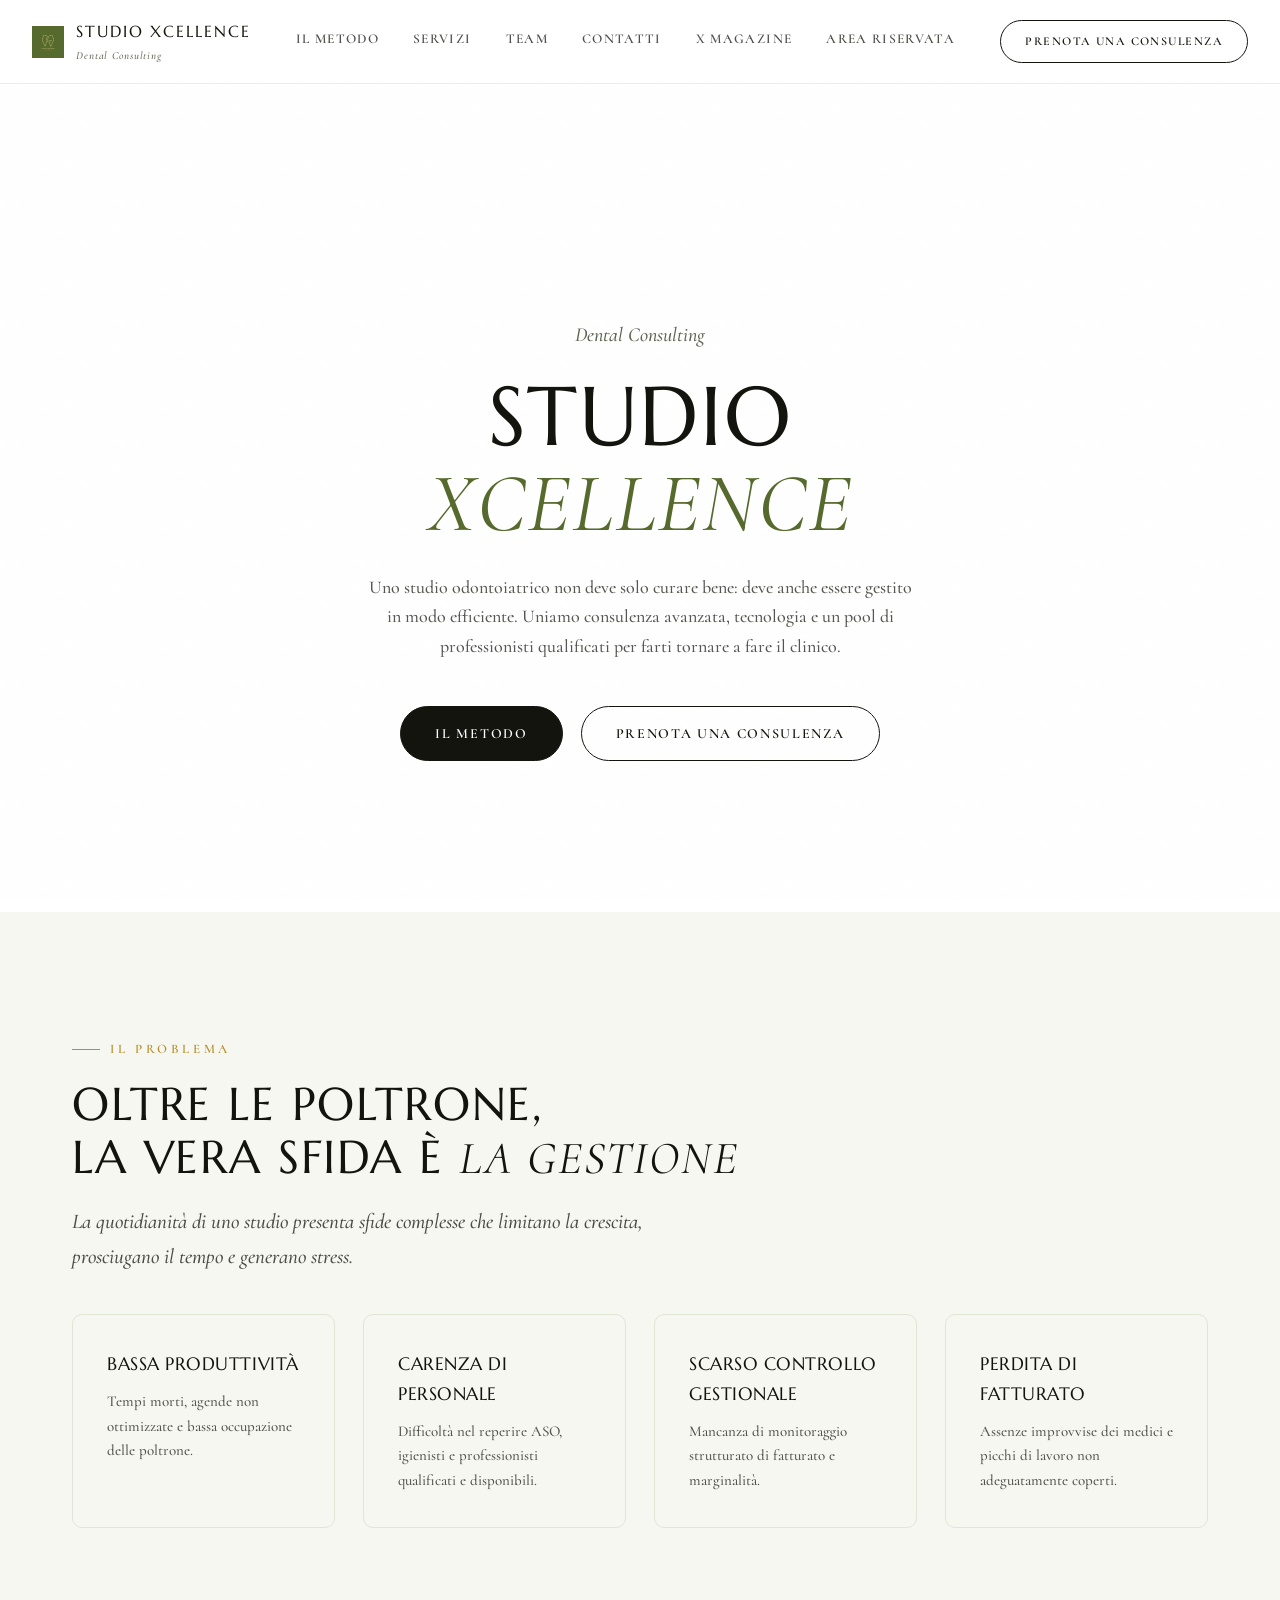
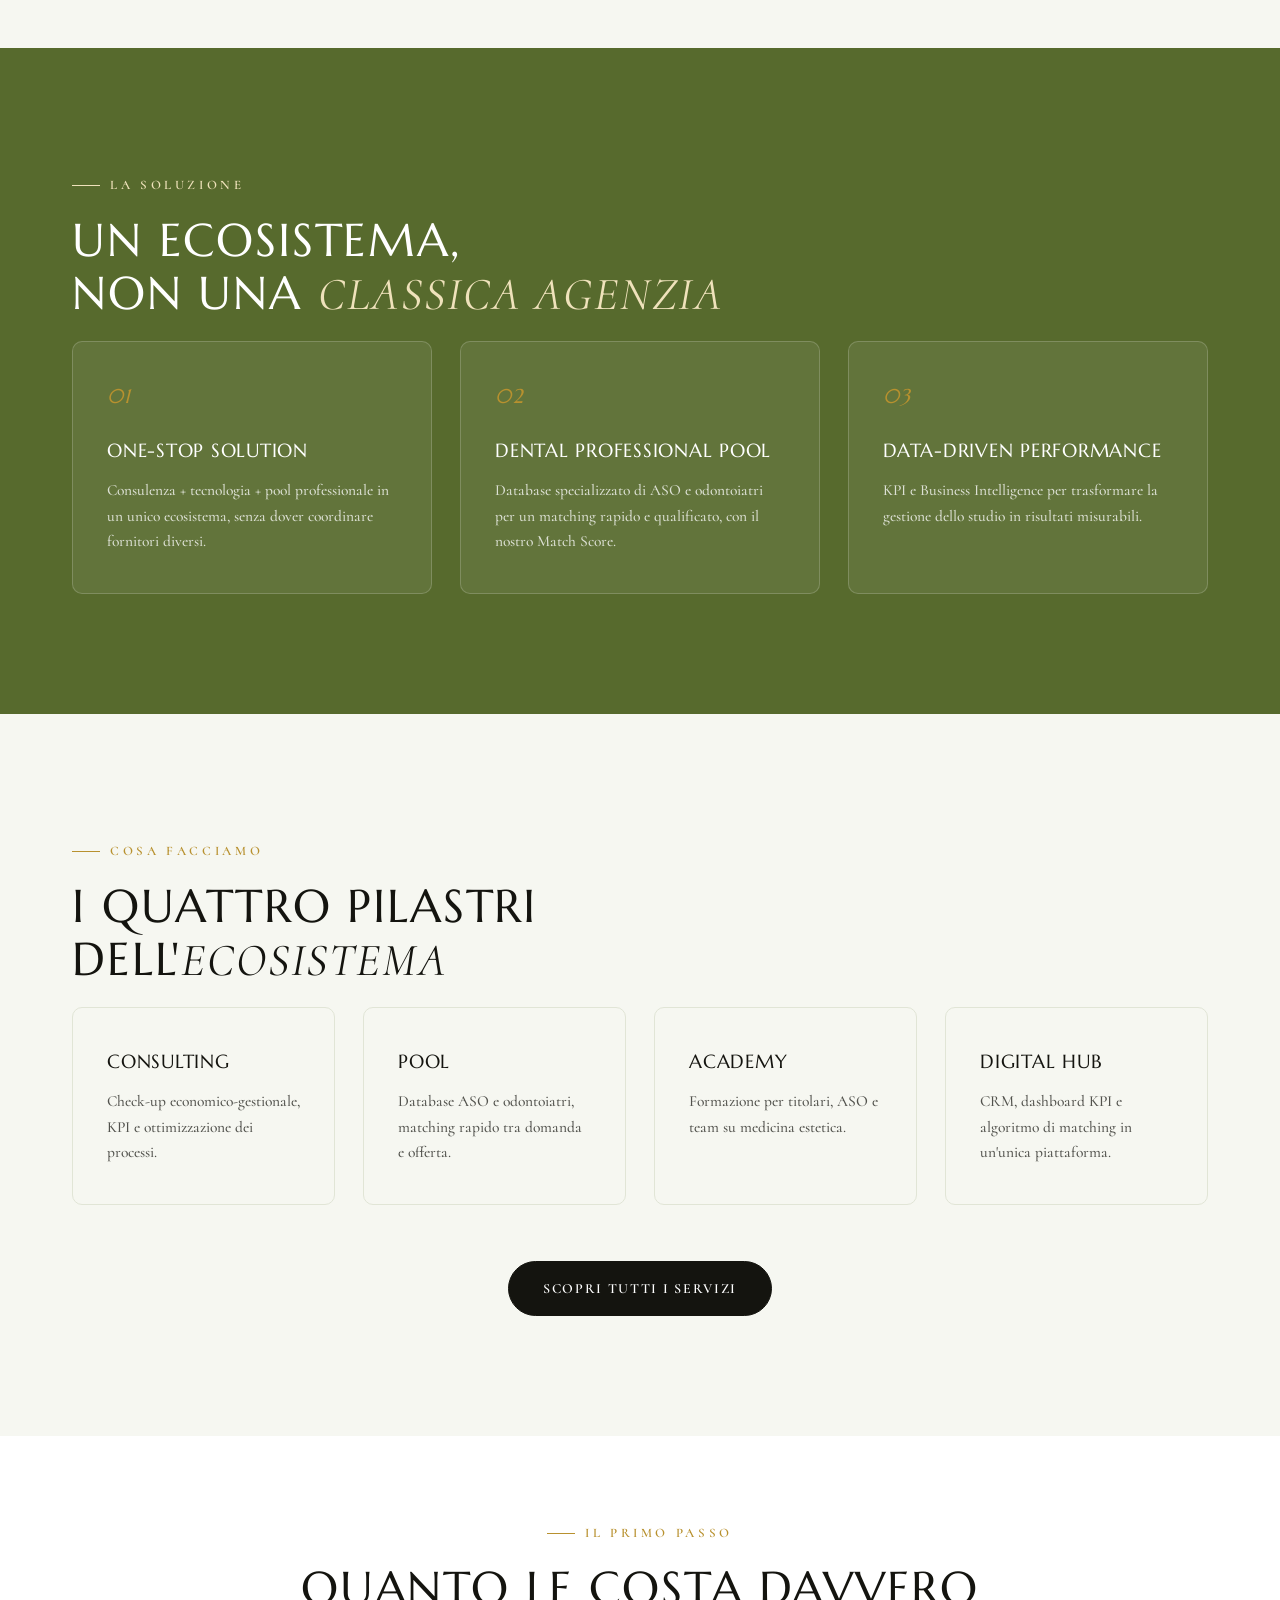
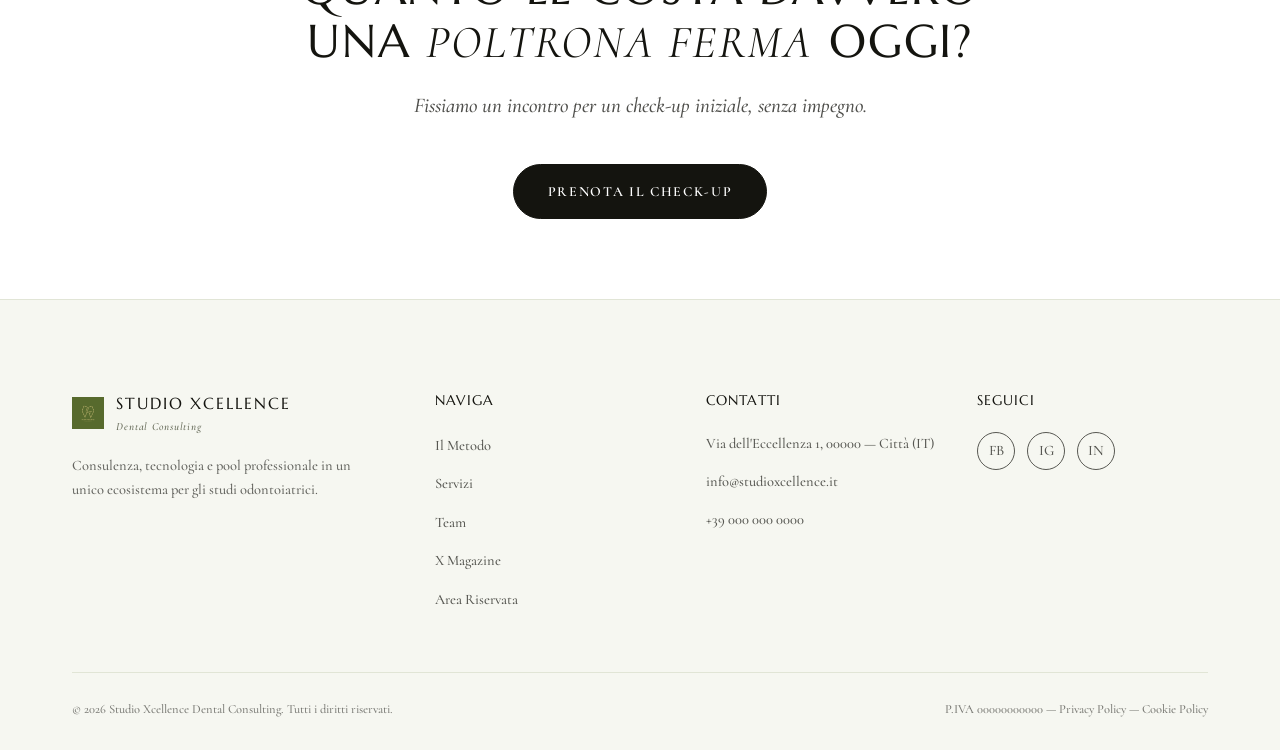
<file: index.html>
<!DOCTYPE html>
<html lang="it">
<head>
  <meta charset="UTF-8">
  <meta name="viewport" content="width=device-width, initial-scale=1.0">
  <title>Studio Xcellence — Dental Consulting</title>
  <meta name="description" content="Consulenza gestionale, pool professionale e formazione per studi odontoiatrici. Studio Xcellence trasforma la gestione della tua clinica.">
  <link rel="icon" type="image/webp" href="assets/images/logo.webp">
  <link rel="stylesheet" href="assets/css/style.css">
</head>
<body data-page="home">
  <div class="grain"></div>

  <div data-include="partials/header.html"></div>

  <main>

    <!-- HERO -->
    <section class="hero">
      <div class="container hero-inner">
        <p class="hero-kicker">Dental Consulting</p>
        <h1>Studio<br><span>Xcellence</span></h1>
        <p class="hero-desc">Uno studio odontoiatrico non deve solo curare bene: deve anche essere gestito in modo efficiente. Uniamo consulenza avanzata, tecnologia e un pool di professionisti qualificati per farti tornare a fare il clinico.</p>
        <div class="hero-actions">
          <a href="metodo.html" class="btn btn-primary" data-transition-link>Il Metodo</a>
          <a href="contatti.html" class="btn btn-outline" data-transition-link>Prenota una Consulenza</a>
        </div>
      </div>
    </section>

    <!-- IL PROBLEMA -->
    <section class="pad-section on-light">
      <div class="container">
        <span class="eyebrow">Il problema</span>
        <h2 class="section-title">Oltre le poltrone,<br>la vera sfida è <em>la gestione</em></h2>
        <p class="section-lead">La quotidianità di uno studio presenta sfide complesse che limitano la crescita, prosciugano il tempo e generano stress.</p>

        <div class="grid grid-4 reveal">
          <div class="problem-card">
            <h3>Bassa produttività</h3>
            <p>Tempi morti, agende non ottimizzate e bassa occupazione delle poltrone.</p>
          </div>
          <div class="problem-card">
            <h3>Carenza di personale</h3>
            <p>Difficoltà nel reperire ASO, igienisti e professionisti qualificati e disponibili.</p>
          </div>
          <div class="problem-card">
            <h3>Scarso controllo gestionale</h3>
            <p>Mancanza di monitoraggio strutturato di fatturato e marginalità.</p>
          </div>
          <div class="problem-card">
            <h3>Perdita di fatturato</h3>
            <p>Assenze improvvise dei medici e picchi di lavoro non adeguatamente coperti.</p>
          </div>
        </div>
      </div>
    </section>

    <!-- LA SOLUZIONE / VANTAGGIO COMPETITIVO -->
    <section class="pad-section band-green">
      <div class="container">
        <span class="eyebrow">La soluzione</span>
        <h2 class="section-title">Un ecosistema,<br>non una <em>classica agenzia</em></h2>

        <div class="grid grid-3 reveal">
          <div class="card">
            <div class="card-icon">01</div>
            <h3>One-Stop Solution</h3>
            <p>Consulenza + tecnologia + pool professionale in un unico ecosistema, senza dover coordinare fornitori diversi.</p>
          </div>
          <div class="card">
            <div class="card-icon">02</div>
            <h3>Dental Professional Pool</h3>
            <p>Database specializzato di ASO e odontoiatri per un matching rapido e qualificato, con il nostro Match Score.</p>
          </div>
          <div class="card">
            <div class="card-icon">03</div>
            <h3>Data-Driven Performance</h3>
            <p>KPI e Business Intelligence per trasformare la gestione dello studio in risultati misurabili.</p>
          </div>
        </div>
      </div>
    </section>

    <!-- PREVIEW SERVIZI -->
    <section class="pad-section on-light">
      <div class="container">
        <span class="eyebrow">Cosa facciamo</span>
        <h2 class="section-title">I quattro pilastri<br>dell'<em>ecosistema</em></h2>

        <div class="grid grid-4 reveal">
          <div class="card">
            <h3>Consulting</h3>
            <p>Check-up economico-gestionale, KPI e ottimizzazione dei processi.</p>
          </div>
          <div class="card">
            <h3>Pool</h3>
            <p>Database ASO e odontoiatri, matching rapido tra domanda e offerta.</p>
          </div>
          <div class="card">
            <h3>Academy</h3>
            <p>Formazione per titolari, ASO e team su medicina estetica.</p>
          </div>
          <div class="card">
            <h3>Digital HUB</h3>
            <p>CRM, dashboard KPI e algoritmo di matching in un'unica piattaforma.</p>
          </div>
        </div>

        <div class="text-center" style="margin-top: 56px;">
          <a href="servizi.html" class="btn btn-dark" data-transition-link>Scopri tutti i servizi</a>
        </div>
      </div>
    </section>

    <!-- CTA BANNER -->
    <section class="pad-section-sm">
      <div class="container text-center reveal">
        <span class="eyebrow mx-auto" style="justify-content:center;">Il primo passo</span>
        <h2 class="section-title">Quanto le costa davvero<br>una <em>poltrona ferma</em> oggi?</h2>
        <p class="section-lead mx-auto" style="text-align:center;">Fissiamo un incontro per un check-up iniziale, senza impegno.</p>
        <a href="contatti.html" class="btn btn-primary" data-transition-link>Prenota il check-up</a>
      </div>
    </section>

  </main>

  <div data-include="partials/footer.html"></div>

  <script src="assets/js/main.js"></script>
</body>
</html>
</file>
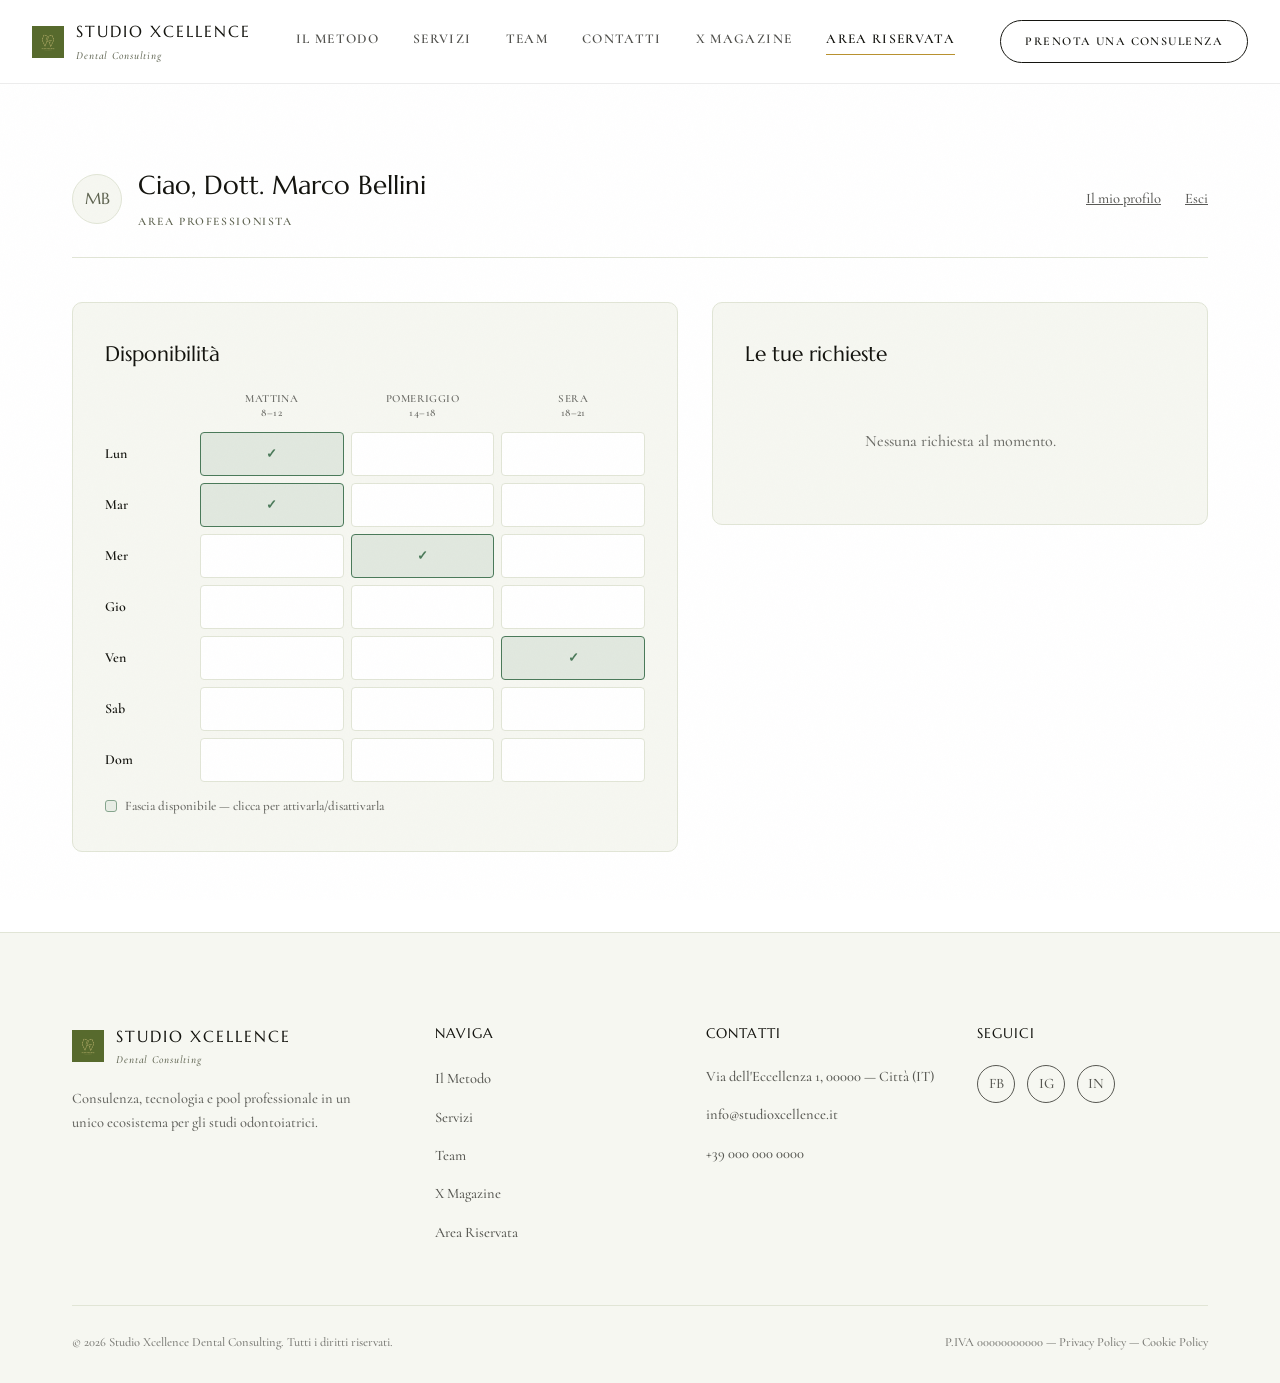
<file: area-professionista.html>
<!DOCTYPE html>
<html lang="it">
<head>
  <meta charset="UTF-8">
  <meta name="viewport" content="width=device-width, initial-scale=1.0">
  <title>Area Professionista — Studio Xcellence</title>
  <meta name="description" content="Gestisci il tuo profilo, i documenti e la disponibilità nel pool professionale di Studio Xcellence.">
  <link rel="icon" type="image/webp" href="assets/images/logo.webp">
  <link rel="stylesheet" href="assets/css/style.css">
</head>
<body data-page="area-riservata">
  <div class="grain"></div>
  <div data-include="partials/header.html"></div>

  <main>
    <section class="pad-section-sm">
      <div class="container">

        <div class="dash-head">
          <div class="who">
            <span class="avatar">MB</span>
            <div><h1>Ciao, Dott. Marco Bellini</h1><span class="role-tag">Area Professionista</span></div>
          </div>
          <div class="dash-links">
            <a href="#" id="linkMyProfile" class="exit-link">Il mio profilo</a>
            <a href="area-riservata.html" class="exit-link" data-transition-link>Esci</a>
          </div>
        </div>

        <!-- VISTA PRINCIPALE: solo richieste + disponibilità, quello che si consulta spesso -->
        <div id="pro-home">
          <div class="ar-cols">
            <div>
              <div class="ar-panel">
                <h2>Disponibilità</h2>
                <div class="avail-table" id="availTable"></div>
                <div class="avail-legend"><i></i> Fascia disponibile — clicca per attivarla/disattivarla</div>
              </div>
            </div>
            <div>
              <div class="ar-panel">
                <h2>Le tue richieste</h2>
                <div id="proRequests"></div>
              </div>
            </div>
          </div>
        </div>

        <!-- IL MIO PROFILO: dati inseriti in registrazione, consultabili solo su richiesta -->
        <div id="pro-profile" hidden>
          <a href="#" id="linkBackHome" class="exit-link" style="display:inline-block; margin-bottom:24px;">&larr; Torna alle tue richieste</a>
          <div class="ar-cols">
            <div>
              <div class="ar-panel">
                <div style="display:flex; align-items:center; justify-content:space-between; margin-bottom:20px;">
                  <h2 style="margin:0;">Il tuo profilo</h2>
                  <span class="pill" id="certPill"></span>
                </div>

                <div class="form-field">
                  <label for="pro-ruolo">Ruolo</label>
                  <select id="pro-ruolo">
                    <option value="Medico">Medico Odontoiatra</option>
                    <option value="ASO">ASO</option>
                  </select>
                </div>
                <div class="form-field">
                  <label id="pro-spec-label">Specializzazioni</label>
                  <div class="chips" id="pro-spec-chips"></div>
                </div>
                <div class="row2">
                  <div class="form-field"><label for="pro-esp">Anni di esperienza</label><input type="number" id="pro-esp" min="0"></div>
                  <div class="form-field"><label for="pro-zona">Zona / città</label><input type="text" id="pro-zona"></div>
                </div>
                <div class="row2">
                  <div class="form-field"><label for="pro-km">Raggio spostamento accettato (km)</label><input type="number" id="pro-km" min="0"></div>
                  <div class="form-field"><label for="pro-tariffa">Tariffa giornaliera richiesta (€)</label><input type="number" id="pro-tariffa" min="0"></div>
                </div>
                <div class="form-field">
                  <label>Tipologia di disponibilità</label>
                  <div class="chips" id="pro-tipo-chips"></div>
                </div>
                <button class="btn btn-primary btn-sm" id="btnSaveProfile" type="button" style="margin-top:10px;">Salva profilo</button>
                <p class="toast" id="toastProfile">✓ Profilo salvato</p>
              </div>
            </div>

            <div>
              <div class="ar-panel">
                <h2>Documenti</h2>
                <div class="upload-row">
                  <div class="u-label">CV / curriculum<small>Formazione ed esperienza</small></div>
                  <label class="upload-status empty" data-slot="cv"><span class="txt">Nessun file</span><input class="file-input" type="file" data-slot="cv"></label>
                </div>
                <div class="upload-row">
                  <div class="u-label">Certificazioni e iscrizione Albo<small>Attestato/qualifica + numero Albo</small></div>
                  <label class="upload-status empty" data-slot="albo"><span class="txt">Nessun file</span><input class="file-input" type="file" data-slot="albo"></label>
                </div>
                <div class="upload-row">
                  <div class="u-label">Assicurazione professionale<small>Copertura RC professionale</small></div>
                  <label class="upload-status empty" data-slot="assicurazione"><span class="txt">Nessun file</span><input class="file-input" type="file" data-slot="assicurazione"></label>
                </div>
              </div>
            </div>
          </div>
        </div>

      </div>
    </section>
  </main>

  <div data-include="partials/footer.html"></div>
  <script src="assets/js/main.js"></script>
  <script src="assets/js/area-riservata.js"></script>
</body>
</html>
</file>
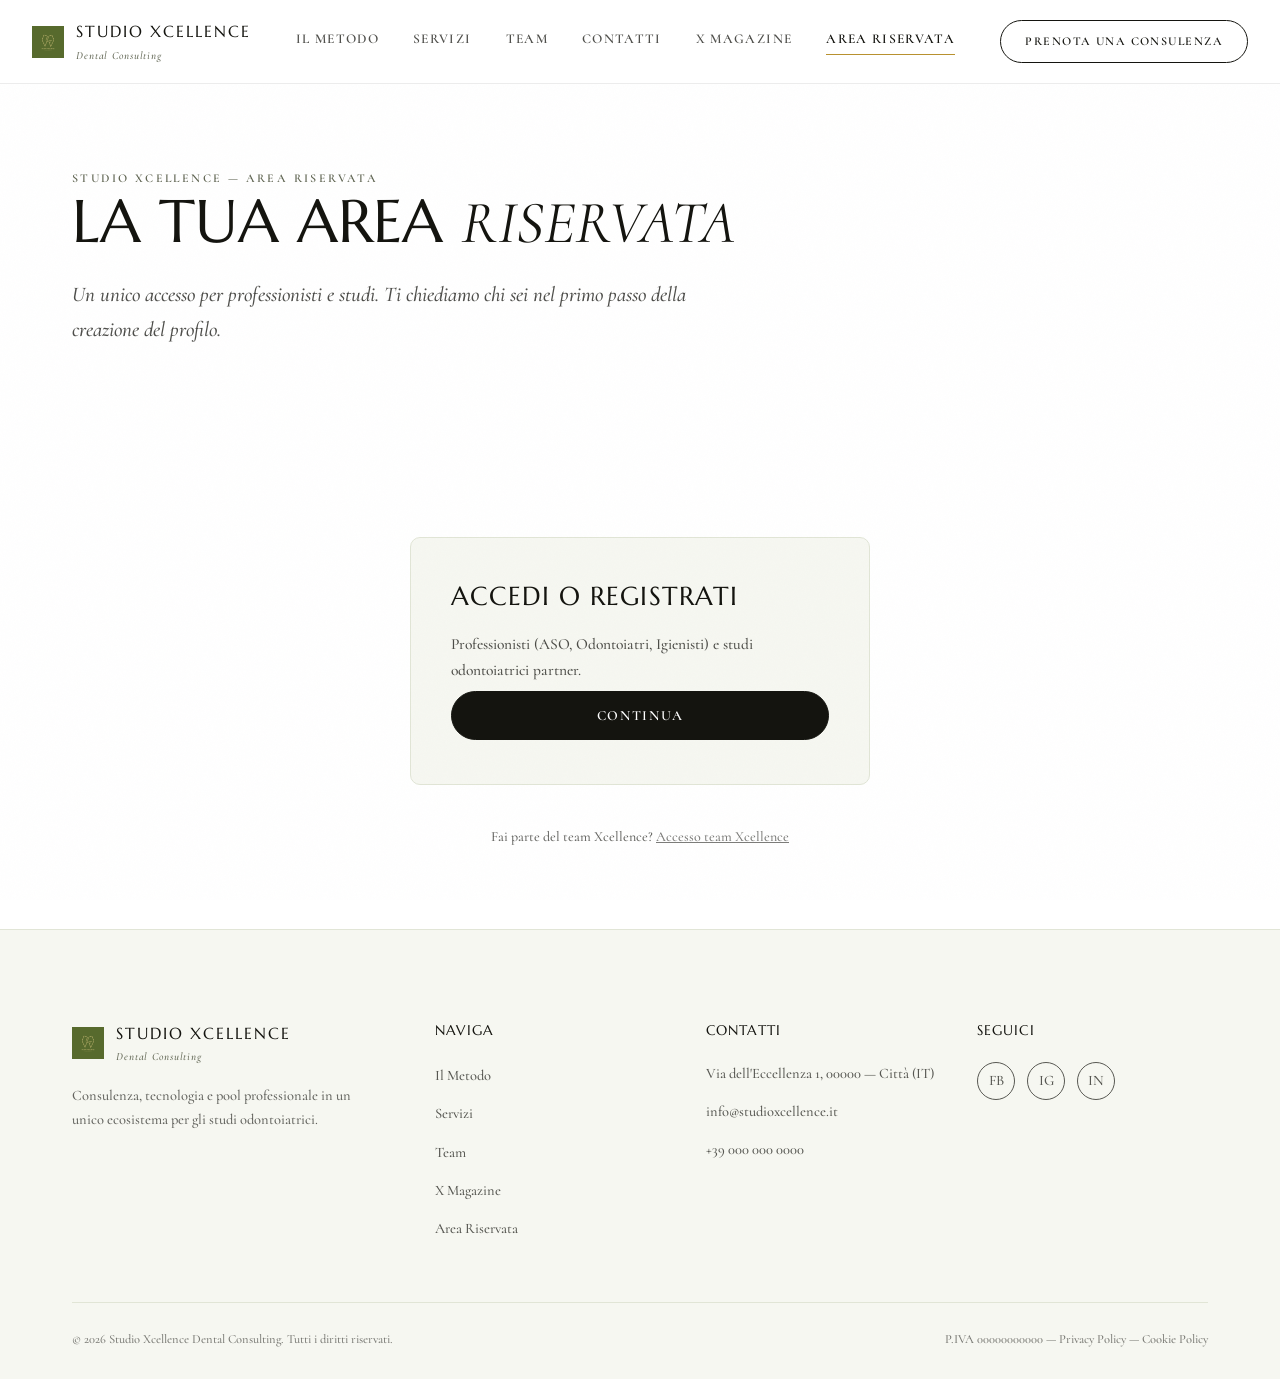
<file: area-riservata.html>
<!DOCTYPE html>
<html lang="it">
<head>
  <meta charset="UTF-8">
  <meta name="viewport" content="width=device-width, initial-scale=1.0">
  <title>Area Riservata — Studio Xcellence</title>
  <meta name="description" content="Accedi alla tua area riservata Studio Xcellence: professionisti e studi odontoiatrici partner.">
  <link rel="icon" type="image/webp" href="assets/images/logo.webp">
  <link rel="stylesheet" href="assets/css/style.css">
</head>
<body data-page="area-riservata">
  <div class="grain"></div>
  <div data-include="partials/header.html"></div>

  <main>

    <section class="page-hero">
      <div class="container">
        <span class="breadcrumb">Studio Xcellence — Area Riservata</span>
        <h1>La tua area <em>riservata</em></h1>
        <p class="section-lead" style="margin-top:22px;">Un unico accesso per professionisti e studi. Ti chiediamo chi sei nel primo passo della creazione del profilo.</p>
      </div>
    </section>

    <section class="pad-section-sm">
      <div class="container">

        <!-- INGRESSO -->
        <div id="ar-entry">
          <div class="card ar-narrow">
            <h2 class="section-title" style="font-size:26px;">Accedi o registrati</h2>
            <p style="opacity:.75; margin-top:10px;">Professionisti (ASO, Odontoiatri, Igienisti) e studi odontoiatrici partner.</p>
            <button class="btn btn-primary" id="btnGoLogin" type="button">Continua</button>
          </div>
          <p class="ar-note">Fai parte del team Xcellence? <a href="area-team.html">Accesso team Xcellence</a></p>
        </div>

        <!-- LOGIN (finto) -->
        <div id="ar-login" hidden>
          <div class="card ar-narrow">
            <h2 class="section-title" style="font-size:26px;">Accedi all'Area Riservata</h2>
            <p style="opacity:.7; font-size:14px; margin-top:8px; margin-bottom:26px;">Prototipo: qualsiasi valore ti fa entrare, per ora.</p>
            <div class="form-field"><label for="li-email">Email</label><input type="email" id="li-email" value="prova@xcellence.it"></div>
            <div class="form-field"><label for="li-pass">Password</label><input type="password" id="li-pass" value="prototipo"></div>
            <button class="btn btn-primary" id="btnLogin" type="button">Accedi</button>
          </div>
        </div>

        <!-- CHI SEI (primo passo del profilo) -->
        <div id="ar-role" hidden>
          <span class="eyebrow" style="justify-content:center; display:flex;">Passo 1 di 2</span>
          <h2 class="section-title text-center">Prima di tutto, <em>chi sei?</em></h2>
          <p class="section-lead text-center mx-auto" style="margin-bottom:44px;">In base alla risposta ti mostriamo le domande giuste per completare il profilo.</p>
          <div class="grid grid-2">
            <button class="card role-pick" type="button" data-role="pro">
              <span class="card-icon">P</span>
              <h3>Sono un Professionista</h3>
              <p>ASO, Odontoiatra o Igienista. Carica i tuoi documenti, le specializzazioni e la disponibilità.</p>
            </button>
            <button class="card role-pick" type="button" data-role="studio">
              <span class="card-icon">S</span>
              <h3>Sono uno Studio</h3>
              <p>Crea una richiesta con le caratteristiche cercate e ricevi la classifica dei professionisti compatibili (Xscore).</p>
            </button>
          </div>
        </div>

      </div>
    </section>

  </main>

  <div data-include="partials/footer.html"></div>
  <script src="assets/js/main.js"></script>
  <script src="assets/js/area-riservata.js"></script>
</body>
</html>
</file>
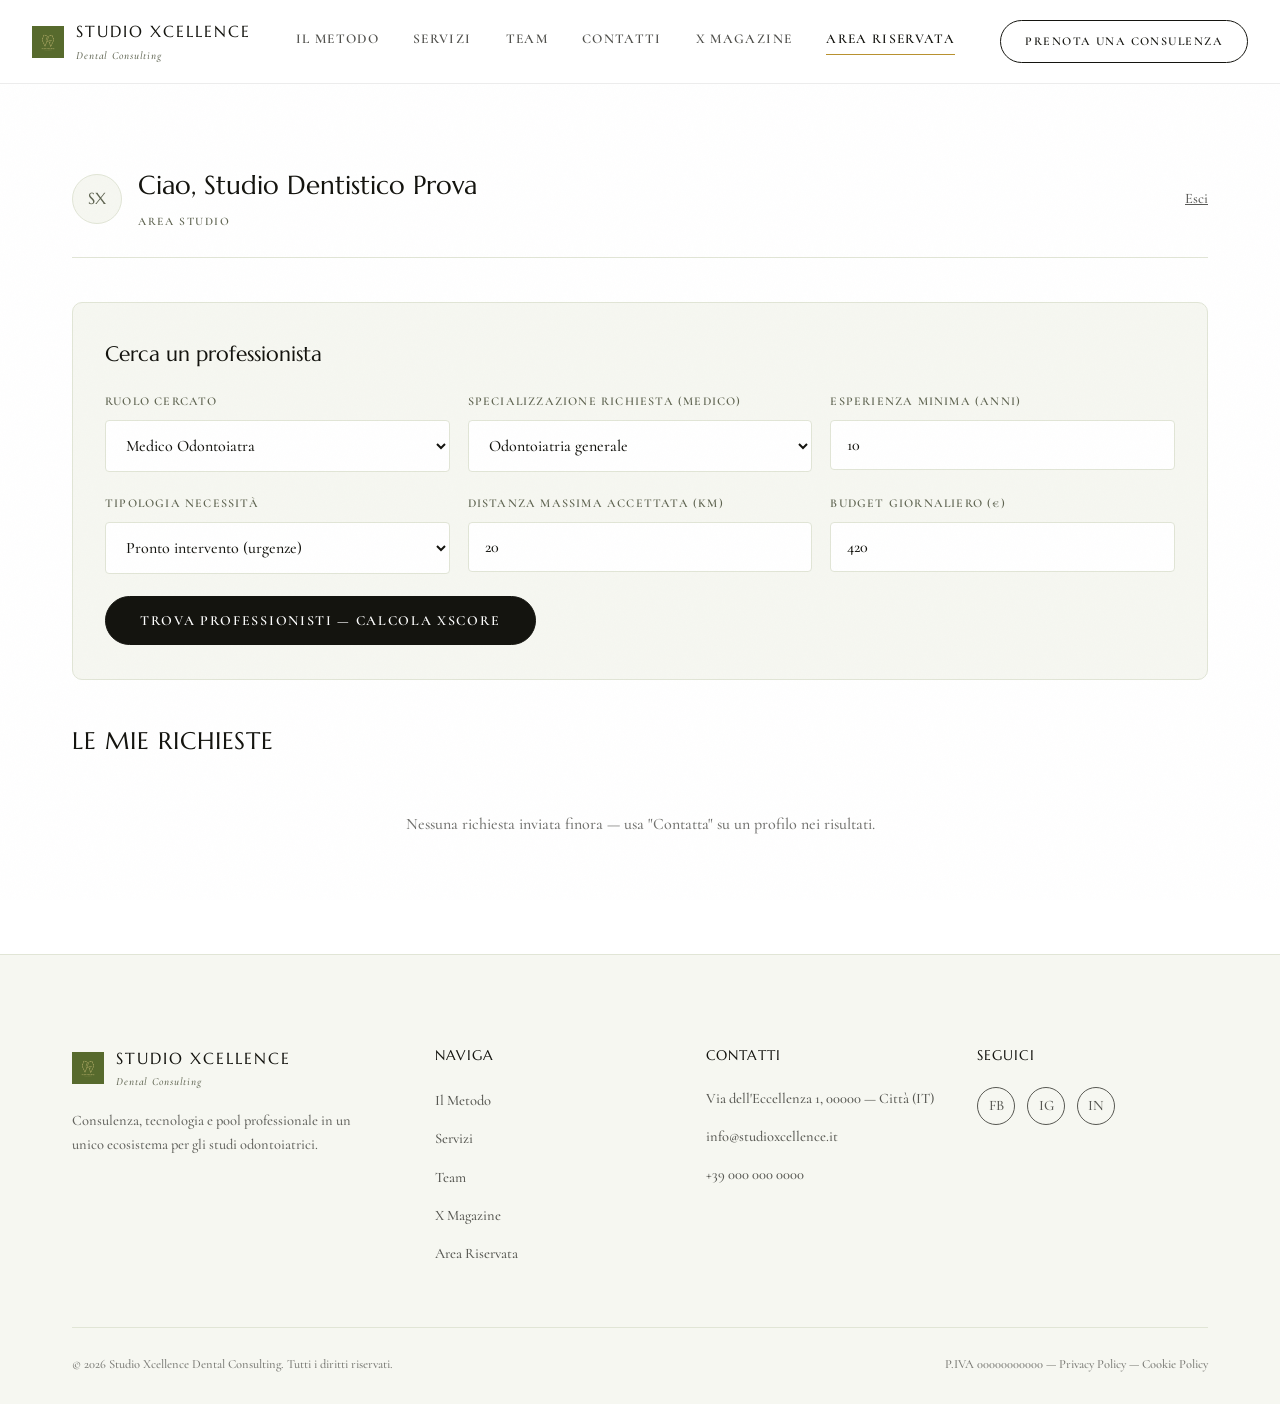
<file: area-studio.html>
<!DOCTYPE html>
<html lang="it">
<head>
  <meta charset="UTF-8">
  <meta name="viewport" content="width=device-width, initial-scale=1.0">
  <title>Area Studio — Studio Xcellence</title>
  <meta name="description" content="Cerca il professionista giusto per il tuo studio con lo Xscore di Studio Xcellence.">
  <link rel="icon" type="image/webp" href="assets/images/logo.webp">
  <link rel="stylesheet" href="assets/css/style.css">
</head>
<body data-page="area-riservata">
  <div class="grain"></div>
  <div data-include="partials/header.html"></div>

  <main>
    <section class="pad-section-sm">
      <div class="container">

        <div class="dash-head">
          <div class="who">
            <span class="avatar">SX</span>
            <div><h1>Ciao, Studio Dentistico Prova</h1><span class="role-tag">Area Studio</span></div>
          </div>
          <a href="area-riservata.html" class="exit-link" data-transition-link>Esci</a>
        </div>

        <div class="ar-panel">
          <h2>Cerca un professionista</h2>
          <div class="row2" style="grid-template-columns: 1fr 1fr 1fr; margin-bottom:0;">
            <div class="form-field">
              <label for="req-ruolo">Ruolo cercato</label>
              <select id="req-ruolo">
                <option value="Medico">Medico Odontoiatra</option>
                <option value="ASO">ASO</option>
              </select>
            </div>
            <div class="form-field">
              <label id="req-spec-label">Specializzazione richiesta</label>
              <select id="req-spec"></select>
            </div>
            <div class="form-field"><label for="req-esp">Esperienza minima (anni)</label><input type="number" id="req-esp" value="10" min="0"></div>
          </div>
          <div class="row2" style="grid-template-columns: 1fr 1fr 1fr;">
            <div class="form-field">
              <label for="req-tipo">Tipologia necessità</label>
              <select id="req-tipo"></select>
            </div>
            <div class="form-field"><label for="req-km">Distanza massima accettata (km)</label><input type="number" id="req-km" value="20" min="0"></div>
            <div class="form-field"><label for="req-budget">Budget giornaliero (€)</label><input type="number" id="req-budget" value="420" min="0"></div>
          </div>
          <button class="btn btn-primary" id="btnFind" type="button">Trova professionisti — calcola Xscore</button>
        </div>

        <div style="display:flex; align-items:baseline; justify-content:space-between; margin:44px 0 20px; flex-wrap:wrap; gap:8px;" id="resHead" hidden>
          <h2 class="section-title" style="margin:0; font-size:24px;">Classifica compatibilità</h2>
          <span style="font-size:13px; opacity:.65;" id="resCount"></span>
        </div>
        <div id="results"></div>

        <div style="margin:48px 0 20px;">
          <h2 class="section-title" style="font-size:24px;">Le mie richieste</h2>
        </div>
        <div id="studioRequests"></div>

      </div>
    </section>
  </main>

  <div data-include="partials/footer.html"></div>

  <!-- MODAL: CONTATTA -->
  <div class="modal-overlay" id="modalContact" hidden>
    <div class="modal-box">
      <h2>Richiedi <span id="modalCandName"></span></h2>
      <p style="opacity:.7; font-size:15px; margin-bottom:20px;">Per quale data ti serve questo professionista?</p>
      <div class="form-field">
        <label>Data richiesta</label>
        <div class="dpick" id="modalDatePick">
          <input type="text" class="dpick-input" readonly placeholder="Scegli una data">
          <div class="dpick-pop" hidden>
            <div class="dpick-head"><button type="button" class="dpick-prev">&lsaquo;</button><span class="dpick-month"></span><button type="button" class="dpick-next">&rsaquo;</button></div>
            <div class="dpick-dow"></div>
            <div class="dpick-grid"></div>
          </div>
        </div>
      </div>
      <div class="modal-actions">
        <button class="btn btn-primary btn-sm" id="modalSend" type="button">Invia richiesta</button>
        <button class="btn btn-outline btn-sm" id="modalCancel" type="button">Annulla</button>
      </div>
      <p class="modal-foot">Fase 1 — la richiesta arriva al team Xcellence, che gestisce la trattativa con il professionista.</p>
    </div>
  </div>

  <script src="assets/js/main.js"></script>
  <script src="assets/js/area-riservata.js"></script>
</body>
</html>
</file>
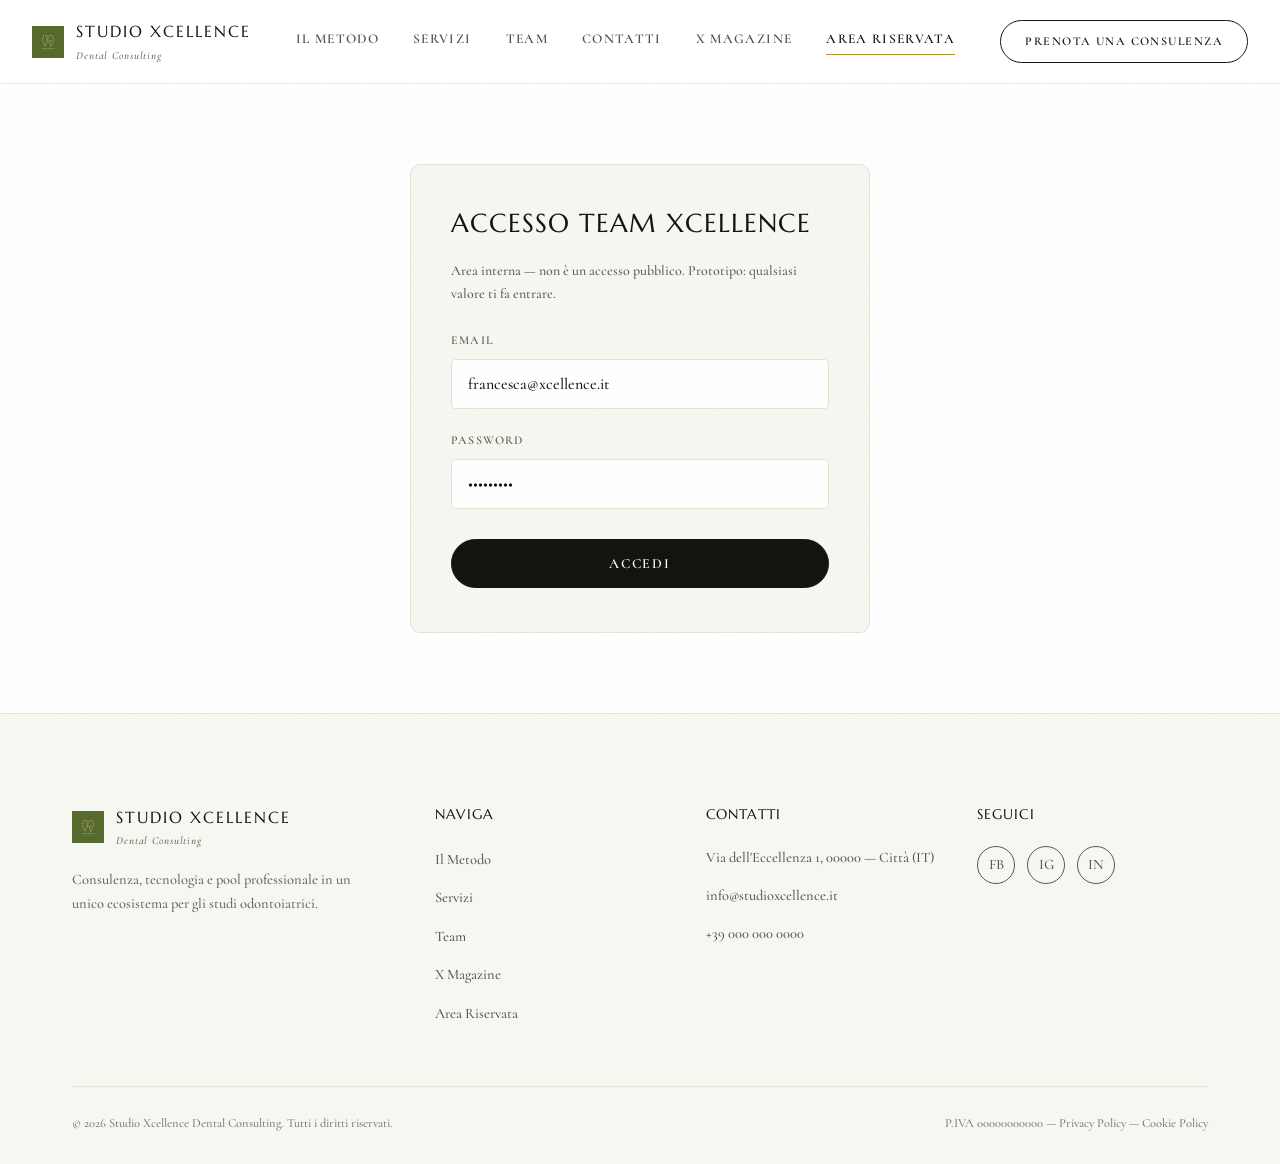
<file: area-team.html>
<!DOCTYPE html>
<html lang="it">
<head>
  <meta charset="UTF-8">
  <meta name="viewport" content="width=device-width, initial-scale=1.0">
  <title>Accesso Team — Studio Xcellence</title>
  <meta name="description" content="Area interna Studio Xcellence.">
  <meta name="robots" content="noindex, nofollow">
  <link rel="icon" type="image/webp" href="assets/images/logo.webp">
  <link rel="stylesheet" href="assets/css/style.css">
</head>
<body data-page="area-riservata">
  <div class="grain"></div>
  <div data-include="partials/header.html"></div>

  <main>
    <section class="pad-section-sm">
      <div class="container">

        <div id="ar-teamLogin">
          <div class="card ar-narrow">
            <h2 class="section-title" style="font-size:26px;">Accesso team Xcellence</h2>
            <p style="opacity:.7; font-size:14px; margin-top:8px; margin-bottom:26px;">Area interna — non è un accesso pubblico. Prototipo: qualsiasi valore ti fa entrare.</p>
            <div class="form-field"><label for="tl-email">Email</label><input type="email" id="tl-email" value="francesca@xcellence.it"></div>
            <div class="form-field"><label for="tl-pass">Password</label><input type="password" id="tl-pass" value="prototipo"></div>
            <button class="btn btn-primary" id="btnTeamLogin" type="button">Accedi</button>
          </div>
        </div>

        <div id="ar-teamDash" hidden>
          <div class="dash-head">
            <div class="who">
              <span class="avatar">FX</span>
              <div><h1>Ciao, Team Xcellence</h1><span class="role-tag">Area Interna</span></div>
            </div>
            <a href="area-riservata.html" class="exit-link" data-transition-link>Esci</a>
          </div>

          <div class="ar-panel">
            <h2>Professionisti da certificare</h2>
            <div id="certList"></div>
          </div>

          <div class="ar-panel">
            <h2>Richieste in arrivo</h2>
            <div id="teamRequests"></div>
          </div>

          <p class="ar-note"><button type="button" id="btnResetDemo">Reimposta dati demo</button></p>
        </div>

      </div>
    </section>
  </main>

  <div data-include="partials/footer.html"></div>
  <script src="assets/js/main.js"></script>
  <script src="assets/js/area-riservata.js"></script>
</body>
</html>
</file>
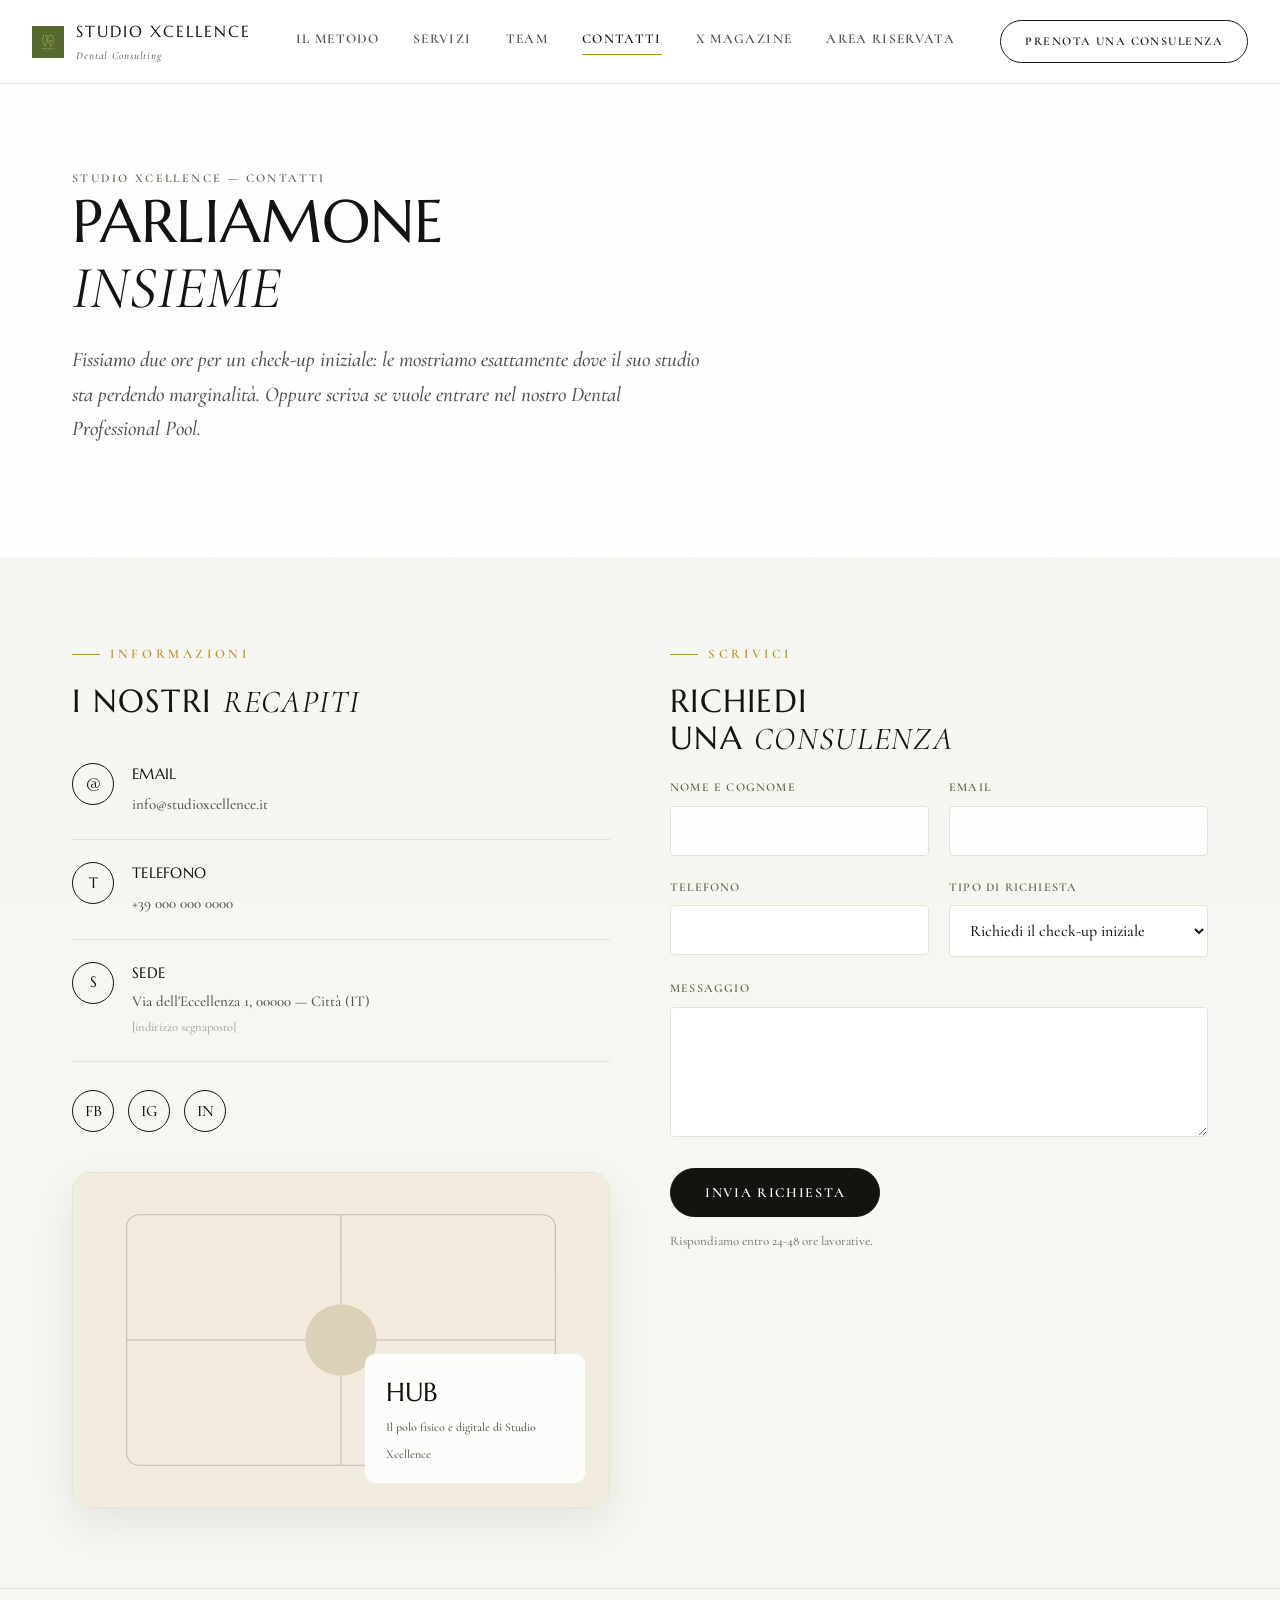
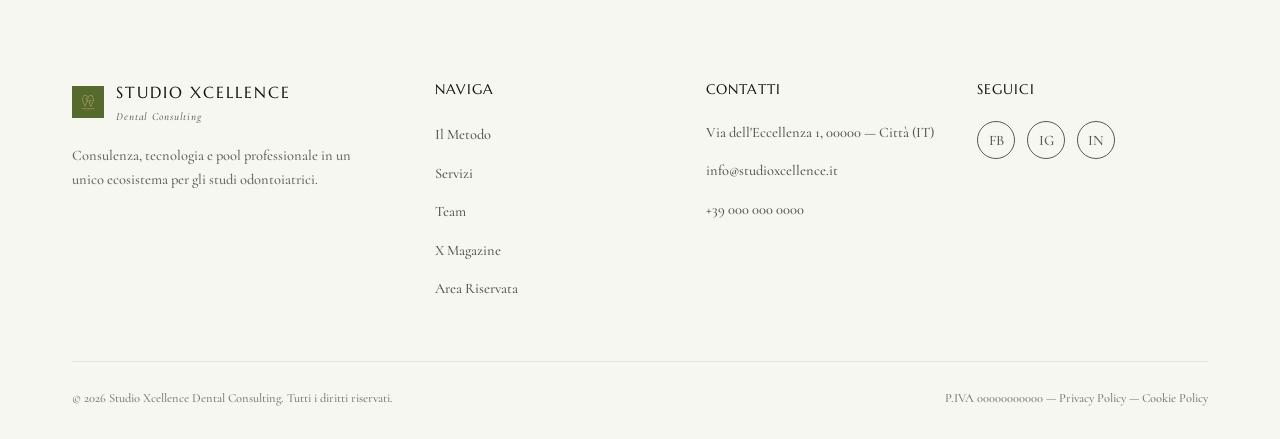
<file: contatti.html>
<!DOCTYPE html>
<html lang="it">
<head>
  <meta charset="UTF-8">
  <meta name="viewport" content="width=device-width, initial-scale=1.0">
  <title>Contatti — Studio Xcellence</title>
  <meta name="description" content="Prenota una consulenza o candidati al pool di Studio Xcellence.">
  <link rel="icon" type="image/webp" href="assets/images/logo.webp">
  <link rel="stylesheet" href="assets/css/style.css">
</head>
<body data-page="contatti">
  <div class="grain"></div>
  <div data-include="partials/header.html"></div>

  <main>

    <section class="page-hero">
      <div class="container">
        <span class="breadcrumb">Studio Xcellence — Contatti</span>
        <h1>Parliamone<br><em>insieme</em></h1>
        <p class="section-lead" style="margin-top:22px;">Fissiamo due ore per un check-up iniziale: le mostriamo esattamente dove il suo studio sta perdendo marginalità. Oppure scriva se vuole entrare nel nostro Dental Professional Pool.</p>
      </div>
    </section>

    <section class="pad-section-sm on-light">
      <div class="container">
        <div class="contact-wrap">

          <!-- INFO -->
          <div class="reveal">
            <span class="eyebrow">Informazioni</span>
            <h2 class="section-title" style="font-size: 32px;">I nostri <em>recapiti</em></h2>

            <div class="contact-info-item">
              <div class="ic">@</div>
              <div>
                <h4>Email</h4>
                <a href="mailto:info@studioxcellence.it">info@studioxcellence.it</a>
              </div>
            </div>
            <div class="contact-info-item">
              <div class="ic">T</div>
              <div>
                <h4>Telefono</h4>
                <a href="tel:+390000000000">+39 000 000 0000</a>
              </div>
            </div>
            <div class="contact-info-item">
              <div class="ic">S</div>
              <div>
                <h4>Sede</h4>
                <p>Via dell'Eccellenza 1, 00000 — Città (IT)<br><span style="opacity:.5; font-size:12.5px;">[indirizzo segnaposto]</span></p>
              </div>
            </div>

            <div class="social-row">
              <a href="#" aria-label="Facebook">FB</a>
              <a href="#" aria-label="Instagram">IG</a>
              <a href="#" aria-label="LinkedIn">IN</a>
            </div>

            <div class="hero-visual" style="aspect-ratio: 16/10; margin-top: 40px;">
              <img src="assets/images/placeholder-wide-1.svg" alt="Mappa / sede Studio Xcellence">
              <div class="hero-badge" style="left:auto; right:24px;">
                <strong>HUB</strong>
                <span>Il polo fisico e digitale di Studio Xcellence</span>
              </div>
            </div>
          </div>

          <!-- FORM -->
          <div class="reveal">
            <span class="eyebrow">Scrivici</span>
            <h2 class="section-title" style="font-size: 32px;">Richiedi<br>una <em>consulenza</em></h2>

            <form id="contactForm" novalidate>
              <div class="grid grid-2" style="gap: 20px;">
                <div class="form-field">
                  <label for="nome">Nome e cognome</label>
                  <input type="text" id="nome" name="nome" required>
                </div>
                <div class="form-field">
                  <label for="email">Email</label>
                  <input type="email" id="email" name="email" required>
                </div>
              </div>
              <div class="grid grid-2" style="gap: 20px;">
                <div class="form-field">
                  <label for="telefono">Telefono</label>
                  <input type="tel" id="telefono" name="telefono">
                </div>
                <div class="form-field">
                  <label for="richiesta">Tipo di richiesta</label>
                  <select id="richiesta" name="richiesta">
                    <option>Richiedi il check-up iniziale</option>
                    <option>Diventa professionista partner</option>
                    <option>Informazioni sull'Academy</option>
                    <option>Altro</option>
                  </select>
                </div>
              </div>
              <div class="form-field">
                <label for="messaggio">Messaggio</label>
                <textarea id="messaggio" name="messaggio" required></textarea>
              </div>
              <button type="submit" class="btn btn-dark">Invia richiesta</button>
              <p class="form-note">Rispondiamo entro 24-48 ore lavorative.</p>
              <div class="form-success" id="formSuccess">Grazie! Il messaggio è stato preparato correttamente — <em>(form non ancora collegato a un backend: vedi README per attivarlo).</em></div>
            </form>
          </div>

        </div>
      </div>
    </section>

  </main>

  <div data-include="partials/footer.html"></div>
  <script src="assets/js/main.js"></script>
</body>
</html>
</file>
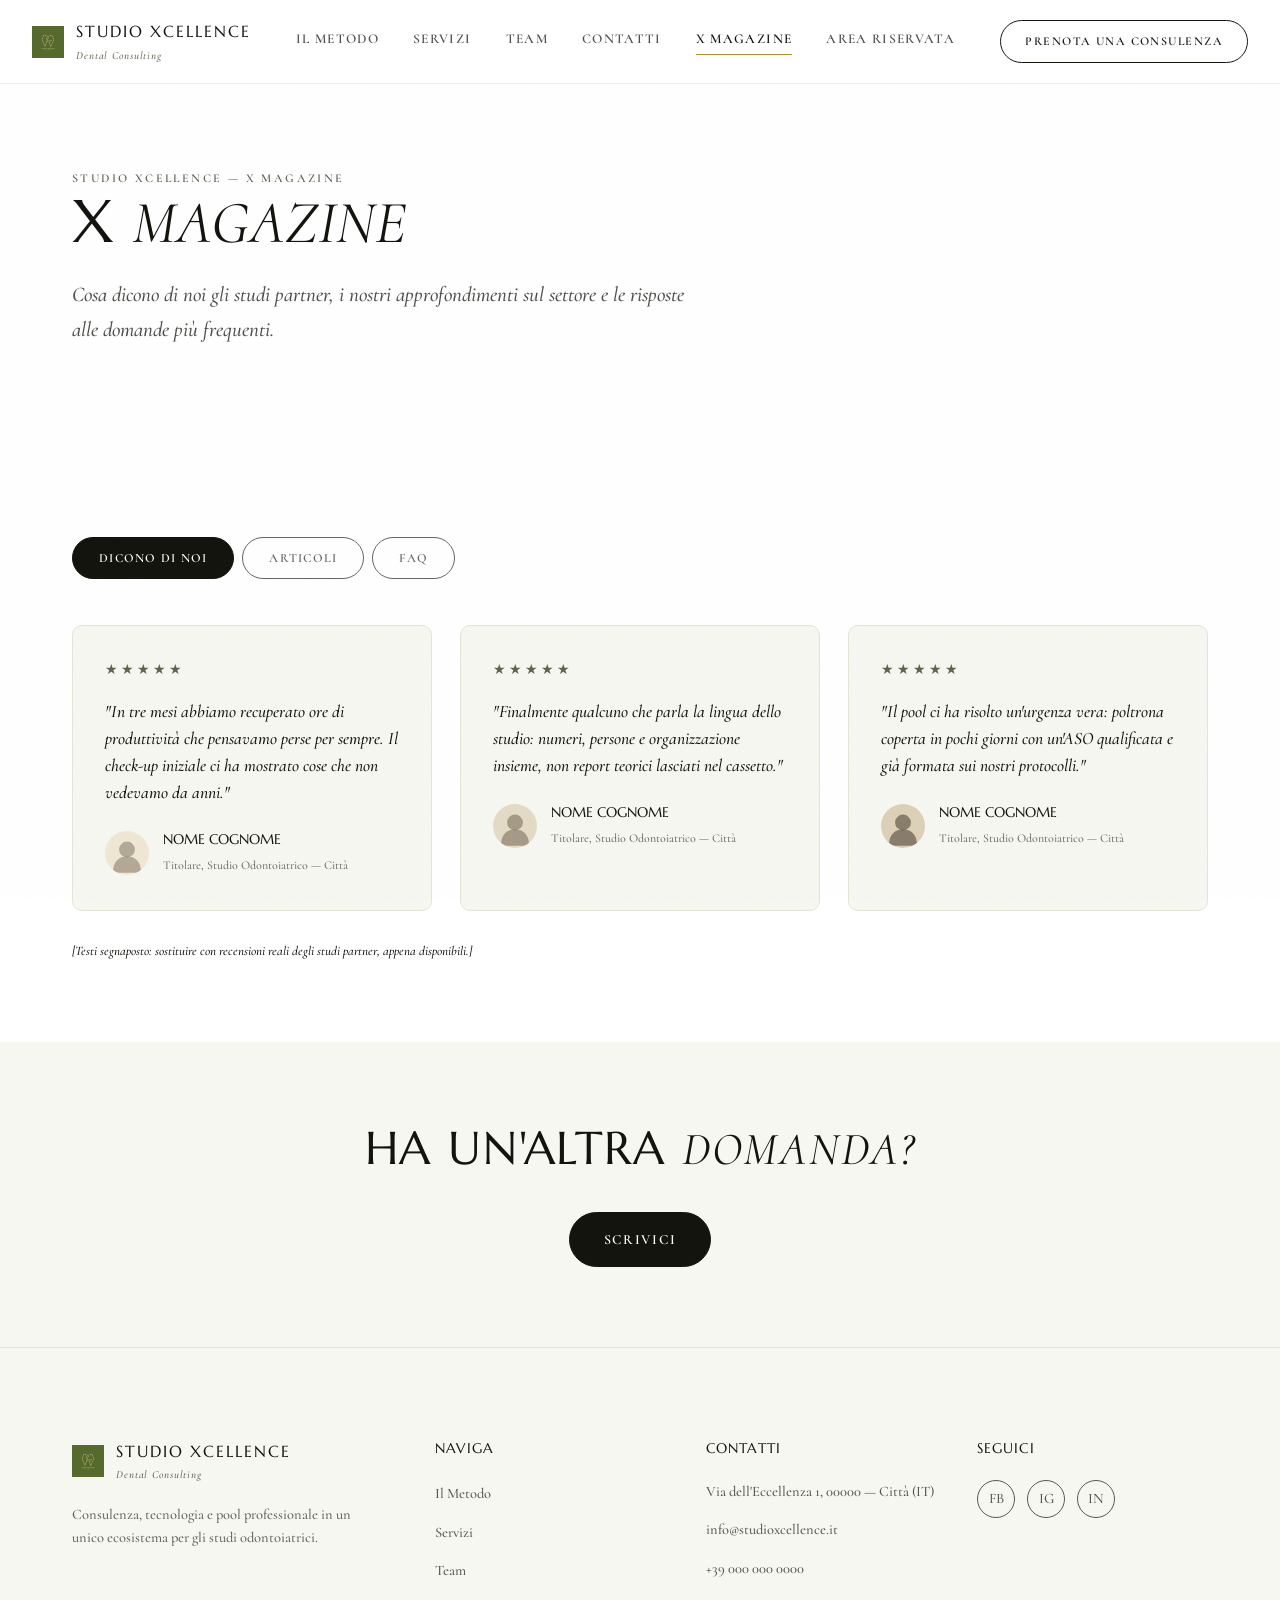
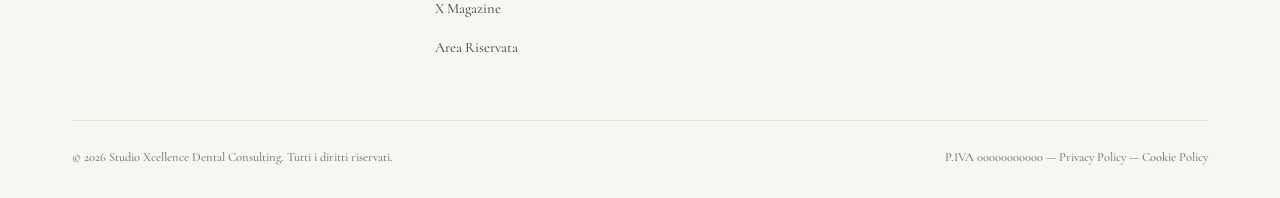
<file: magazine.html>
<!DOCTYPE html>
<html lang="it">
<head>
  <meta charset="UTF-8">
  <meta name="viewport" content="width=device-width, initial-scale=1.0">
  <title>X Magazine — Studio Xcellence</title>
  <meta name="description" content="Recensioni, articoli e domande frequenti su Studio Xcellence.">
  <link rel="icon" type="image/webp" href="assets/images/logo.webp">
  <link rel="stylesheet" href="assets/css/style.css">
</head>
<body data-page="magazine">
  <div class="grain"></div>
  <div data-include="partials/header.html"></div>

  <main>

    <section class="page-hero">
      <div class="container">
        <span class="breadcrumb">Studio Xcellence — X Magazine</span>
        <h1>X <em>Magazine</em></h1>
        <p class="section-lead" style="margin-top:22px;">Cosa dicono di noi gli studi partner, i nostri approfondimenti sul settore e le risposte alle domande più frequenti.</p>
      </div>
    </section>

    <section class="pad-section-sm">
      <div class="container">

        <div class="tabs reveal">
          <button class="tab-btn active" data-tab-btn="recensioni">Dicono di noi</button>
          <button class="tab-btn" data-tab-btn="articoli">Articoli</button>
          <button class="tab-btn" data-tab-btn="faq">FAQ</button>
        </div>

        <!-- RECENSIONI -->
        <div class="tab-panel active" data-tab-panel="recensioni">
          <div class="grid grid-3 reveal">
            <div class="testimonial-card">
              <div class="stars">★★★★★</div>
              <p>"In tre mesi abbiamo recuperato ore di produttività che pensavamo perse per sempre. Il check-up iniziale ci ha mostrato cose che non vedevamo da anni."</p>
              <div class="testimonial-author">
                <img src="assets/images/placeholder-avatar-1.svg" alt="">
                <div><strong>Nome Cognome</strong><span>Titolare, Studio Odontoiatrico — Città</span></div>
              </div>
            </div>
            <div class="testimonial-card">
              <div class="stars">★★★★★</div>
              <p>"Finalmente qualcuno che parla la lingua dello studio: numeri, persone e organizzazione insieme, non report teorici lasciati nel cassetto."</p>
              <div class="testimonial-author">
                <img src="assets/images/placeholder-avatar-2.svg" alt="">
                <div><strong>Nome Cognome</strong><span>Titolare, Studio Odontoiatrico — Città</span></div>
              </div>
            </div>
            <div class="testimonial-card">
              <div class="stars">★★★★★</div>
              <p>"Il pool ci ha risolto un'urgenza vera: poltrona coperta in pochi giorni con un'ASO qualificata e già formata sui nostri protocolli."</p>
              <div class="testimonial-author">
                <img src="assets/images/placeholder-avatar-3.svg" alt="">
                <div><strong>Nome Cognome</strong><span>Titolare, Studio Odontoiatrico — Città</span></div>
              </div>
            </div>
          </div>
          <p class="form-note reveal" style="margin-top: 30px;"><em>[Testi segnaposto: sostituire con recensioni reali degli studi partner, appena disponibili.]</em></p>
        </div>

        <!-- ARTICOLI -->
        <div class="tab-panel" data-tab-panel="articoli">
          <div class="grid grid-3 reveal">
            <article class="article-card">
              <div class="thumb"><img src="assets/images/placeholder-article-1.svg" alt=""></div>
              <span class="tag">Gestione</span>
              <h3>Quanto costa realmente una poltrona vuota?</h3>
              <p>Un modello semplice per calcolare il costo orario reale di ogni poltrona ferma nel suo studio.</p>
              <span class="read-more">Leggi l'articolo →</span>
            </article>
            <article class="article-card">
              <div class="thumb"><img src="assets/images/placeholder-article-2.svg" alt=""></div>
              <span class="tag">Personale</span>
              <h3>La crisi delle ASO: un problema, due soluzioni</h3>
              <p>Perché il mercato fatica a trovare assistenti qualificate e come un pool specializzato cambia le cose.</p>
              <span class="read-more">Leggi l'articolo →</span>
            </article>
            <article class="article-card">
              <div class="thumb"><img src="assets/images/placeholder-article-3.svg" alt=""></div>
              <span class="tag">KPI</span>
              <h3>I 5 numeri che ogni titolare dovrebbe monitorare</h3>
              <p>Fatturato, marginalità, EBITDA, ticket medio e tasso di accettazione preventivi spiegati in modo semplice.</p>
              <span class="read-more">Leggi l'articolo →</span>
            </article>
          </div>
          <p class="form-note reveal" style="margin-top: 30px;"><em>[Testi segnaposto: sostituire con articoli reali quando disponibili.]</em></p>
        </div>

        <!-- FAQ -->
        <div class="tab-panel" data-tab-panel="faq">
          <div class="reveal" style="max-width: 820px;">

            <div class="faq-item open">
              <button class="faq-q"><span>Cos'è, esattamente, l'ecosistema Studio Xcellence?</span><span class="plus">+</span></button>
              <div class="faq-a">
                <p>È un ecosistema che integra consulenza gestionale, un pool di professionisti (ASO e odontoiatri) e strumenti digitali (CRM, dashboard KPI) per ottimizzare la gestione dello studio odontoiatrico, invece di offrire solo report o affiancamento a termine come una consulenza tradizionale.</p>
              </div>
            </div>

            <div class="faq-item">
              <button class="faq-q"><span>Come funziona il check-up iniziale?</span><span class="plus">+</span></button>
              <div class="faq-a">
                <p>Un consulente si reca fisicamente in studio per un audit economico-gestionale: raccoglie i dati dal gestionale, intervista il team e definisce i KPI di partenza (Punto Zero) su cui costruire il piano di ottimizzazione.</p>
              </div>
            </div>

            <div class="faq-item">
              <button class="faq-q"><span>Come funziona il matching con ASO e odontoiatri?</span><span class="plus">+</span></button>
              <div class="faq-a">
                <p>Il nostro sistema incrocia parametri logistici, di disponibilità, tecnico-clinici ed economici tra la richiesta dello studio e i profili validati nel pool, restituendo una classifica di compatibilità (Match Score).</p>
              </div>
            </div>

            <div class="faq-item">
              <button class="faq-q"><span>Sono un'ASO o un odontoiatra: come entro nel pool?</span><span class="plus">+</span></button>
              <div class="faq-a">
                <p>L'accesso al pool è gratuito per i professionisti. Basta candidarsi dalla pagina Contatti: dopo una validazione di competenze e disponibilità, il profilo entra nel database e può ricevere proposte da studi certificati.</p>
              </div>
            </div>

            <div class="faq-item">
              <button class="faq-q"><span>Quanto costa il servizio di consulenza?</span><span class="plus">+</span></button>
              <div class="faq-a">
                <p>Il modello prevede un canone mensile per l'accesso alla piattaforma e al supporto continuativo, più eventuali costi variabili legati ai servizi di matching o all'Academy. I dettagli vengono definiti dopo il check-up iniziale, su misura per lo studio.</p>
              </div>
            </div>

          </div>
        </div>

      </div>
    </section>

    <section class="pad-section-sm on-light">
      <div class="container text-center reveal">
        <h2 class="section-title">Ha un'altra <em>domanda?</em></h2>
        <a href="contatti.html" class="btn btn-dark" data-transition-link style="margin-top: 16px;">Scrivici</a>
      </div>
    </section>

  </main>

  <div data-include="partials/footer.html"></div>
  <script src="assets/js/main.js"></script>
</body>
</html>
</file>
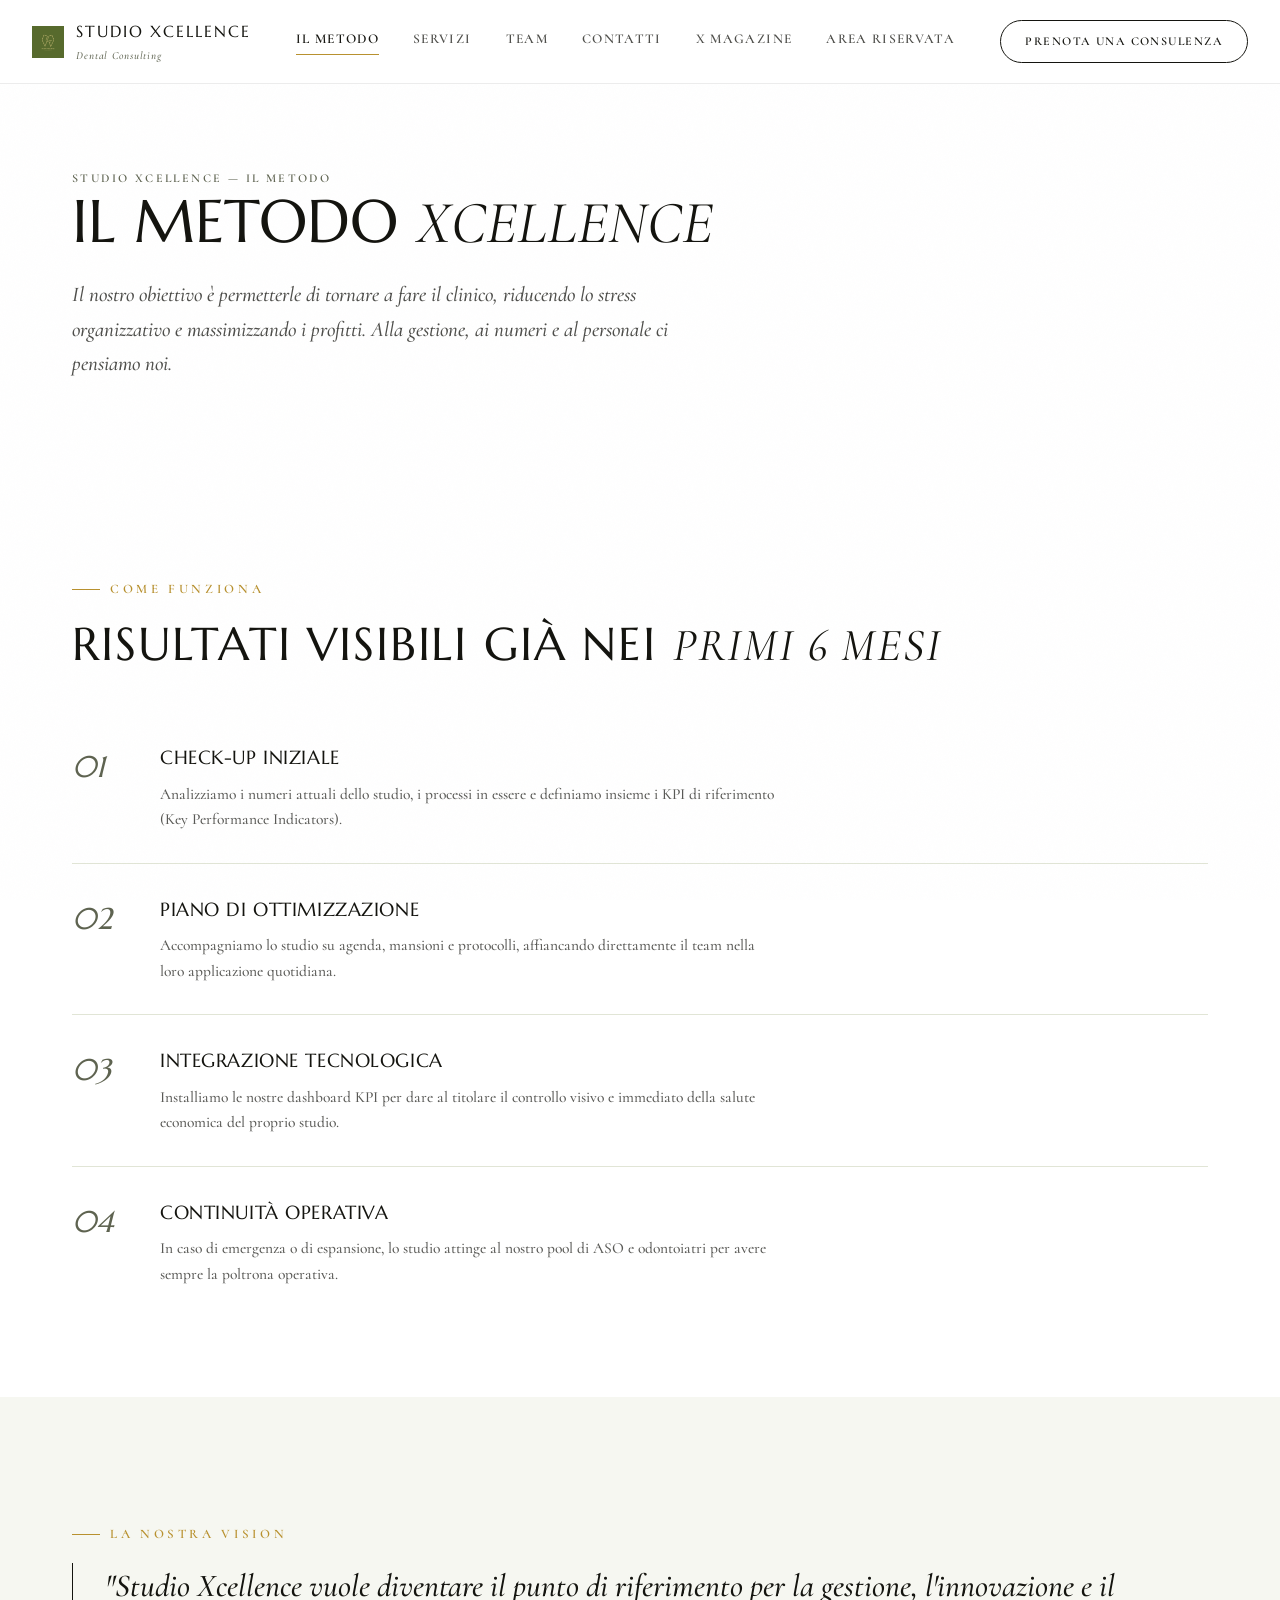
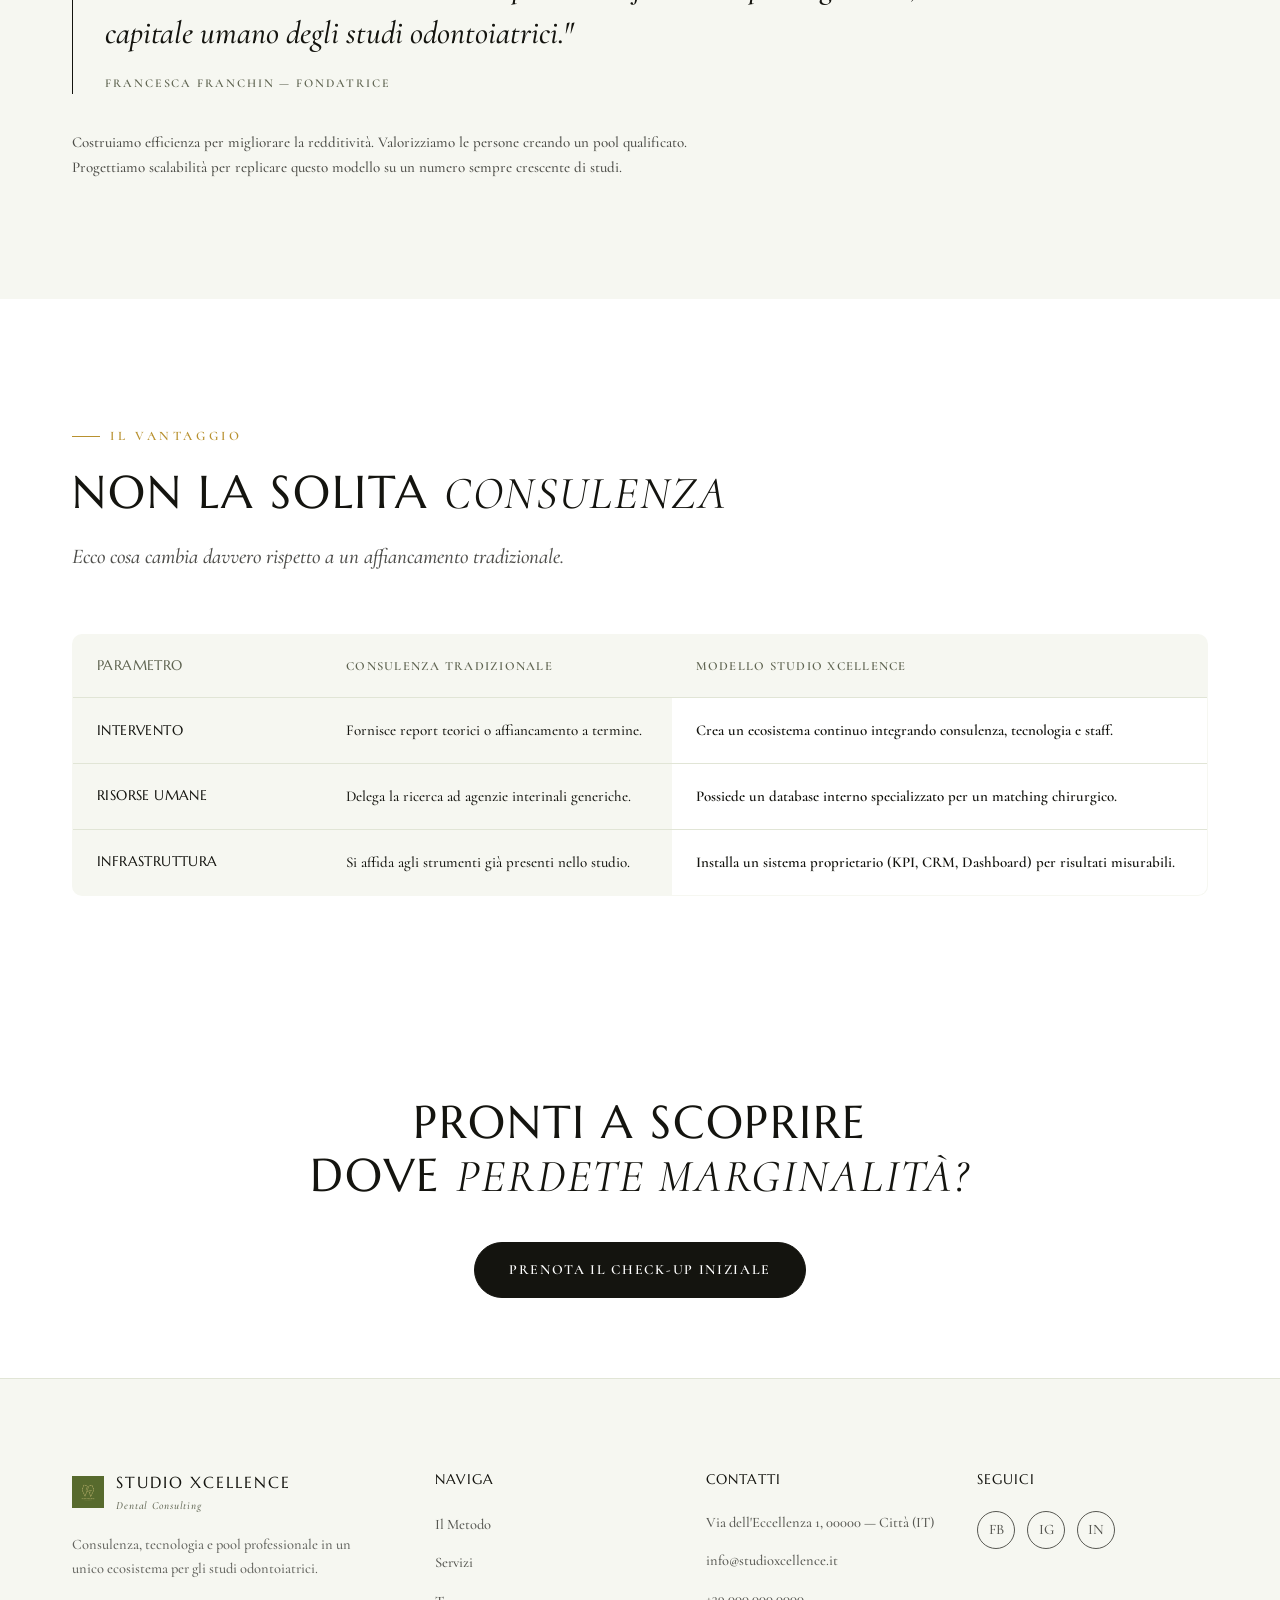
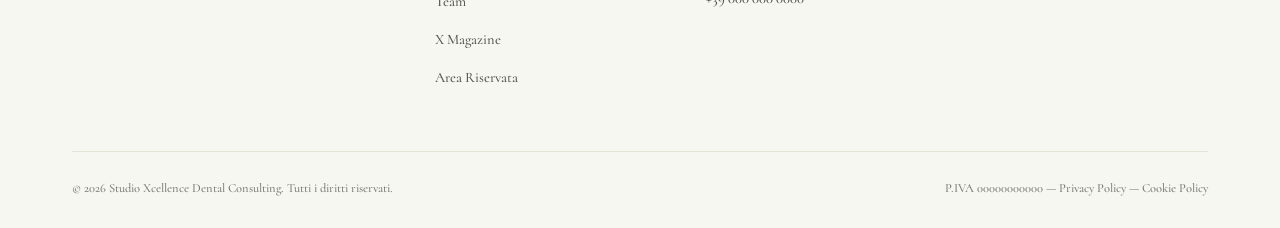
<file: metodo.html>
<!DOCTYPE html>
<html lang="it">
<head>
  <meta charset="UTF-8">
  <meta name="viewport" content="width=device-width, initial-scale=1.0">
  <title>Il Metodo Xcellence — Studio Xcellence</title>
  <meta name="description" content="Il metodo Studio Xcellence: check-up, ottimizzazione e continuità operativa per studi odontoiatrici.">
  <link rel="icon" type="image/webp" href="assets/images/logo.webp">
  <link rel="stylesheet" href="assets/css/style.css">
</head>
<body data-page="metodo">
  <div class="grain"></div>
  <div data-include="partials/header.html"></div>

  <main>

    <section class="page-hero">
      <div class="container">
        <span class="breadcrumb">Studio Xcellence — Il Metodo</span>
        <h1>Il metodo <em>Xcellence</em></h1>
        <p class="section-lead" style="margin-top:22px;">Il nostro obiettivo è permetterle di tornare a fare il clinico, riducendo lo stress organizzativo e massimizzando i profitti. Alla gestione, ai numeri e al personale ci pensiamo noi.</p>
      </div>
    </section>

    <!-- I 4 PASSI DEL METODO -->
    <section class="pad-section-sm">
      <div class="container">
        <span class="eyebrow">Come funziona</span>
        <h2 class="section-title">Risultati visibili già nei <em>primi 6 mesi</em></h2>

        <div class="reveal" style="margin-top: 40px;">
          <div class="step">
            <span class="step-num">01</span>
            <div>
              <h3>Check-up iniziale</h3>
              <p>Analizziamo i numeri attuali dello studio, i processi in essere e definiamo insieme i KPI di riferimento (Key Performance Indicators).</p>
            </div>
          </div>
          <div class="step">
            <span class="step-num">02</span>
            <div>
              <h3>Piano di ottimizzazione</h3>
              <p>Accompagniamo lo studio su agenda, mansioni e protocolli, affiancando direttamente il team nella loro applicazione quotidiana.</p>
            </div>
          </div>
          <div class="step">
            <span class="step-num">03</span>
            <div>
              <h3>Integrazione tecnologica</h3>
              <p>Installiamo le nostre dashboard KPI per dare al titolare il controllo visivo e immediato della salute economica del proprio studio.</p>
            </div>
          </div>
          <div class="step">
            <span class="step-num">04</span>
            <div>
              <h3>Continuità operativa</h3>
              <p>In caso di emergenza o di espansione, lo studio attinge al nostro pool di ASO e odontoiatri per avere sempre la poltrona operativa.</p>
            </div>
          </div>
        </div>
      </div>
    </section>

    <!-- VISION -->
    <section class="pad-section on-light">
      <div class="container">
        <span class="eyebrow">La nostra vision</span>
        <div class="quote-block" style="margin: 0;">
          <p>"Studio Xcellence vuole diventare il punto di riferimento per la gestione, l'innovazione e il capitale umano degli studi odontoiatrici."</p>
          <span>Francesca Franchin — Fondatrice</span>
        </div>
        <p style="margin-top:36px; max-width: 680px; opacity: .75; font-size: 15px;">Costruiamo efficienza per migliorare la redditività. Valorizziamo le persone creando un pool qualificato. Progettiamo scalabilità per replicare questo modello su un numero sempre crescente di studi.</p>
      </div>
    </section>

    <!-- FATTORI DIFFERENZIANTI -->
    <section class="pad-section">
      <div class="container">
        <span class="eyebrow">Il vantaggio</span>
        <h2 class="section-title">Non la solita <em>consulenza</em></h2>
        <p class="section-lead">Ecco cosa cambia davvero rispetto a un affiancamento tradizionale.</p>

        <div style="overflow-x:auto;">
          <table class="compare-table reveal">
            <thead>
              <tr>
                <th>Parametro</th>
                <th>Consulenza tradizionale</th>
                <th>Modello Studio Xcellence</th>
              </tr>
            </thead>
            <tbody>
              <tr>
                <td>Intervento</td>
                <td>Fornisce report teorici o affiancamento a termine.</td>
                <td class="win">Crea un ecosistema continuo integrando consulenza, tecnologia e staff.</td>
              </tr>
              <tr>
                <td>Risorse umane</td>
                <td>Delega la ricerca ad agenzie interinali generiche.</td>
                <td class="win">Possiede un database interno specializzato per un matching chirurgico.</td>
              </tr>
              <tr>
                <td>Infrastruttura</td>
                <td>Si affida agli strumenti già presenti nello studio.</td>
                <td class="win">Installa un sistema proprietario (KPI, CRM, Dashboard) per risultati misurabili.</td>
              </tr>
            </tbody>
          </table>
        </div>
      </div>
    </section>

    <!-- CTA -->
    <section class="pad-section-sm">
      <div class="container text-center reveal">
        <h2 class="section-title">Pronti a scoprire<br>dove <em>perdete marginalità?</em></h2>
        <a href="contatti.html" class="btn btn-primary" data-transition-link style="margin-top: 20px;">Prenota il check-up iniziale</a>
      </div>
    </section>

  </main>

  <div data-include="partials/footer.html"></div>
  <script src="assets/js/main.js"></script>
</body>
</html>
</file>
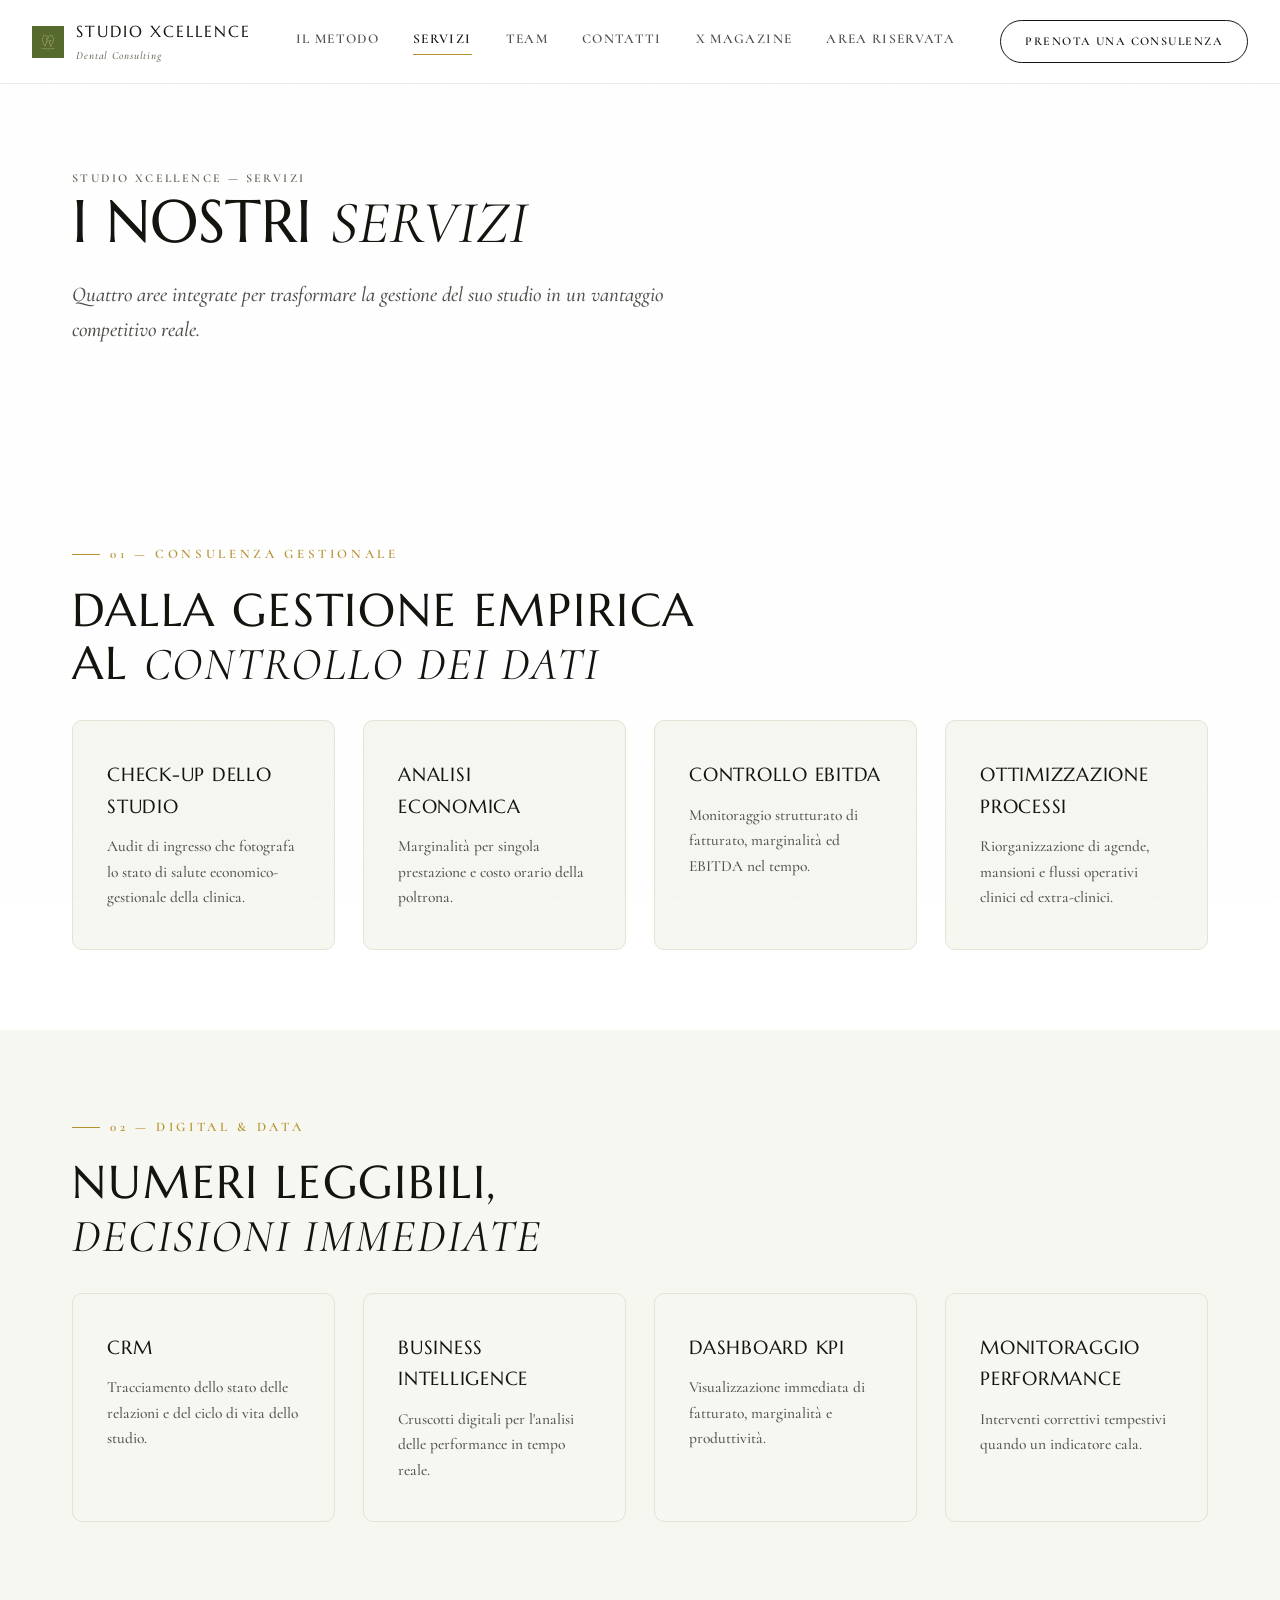
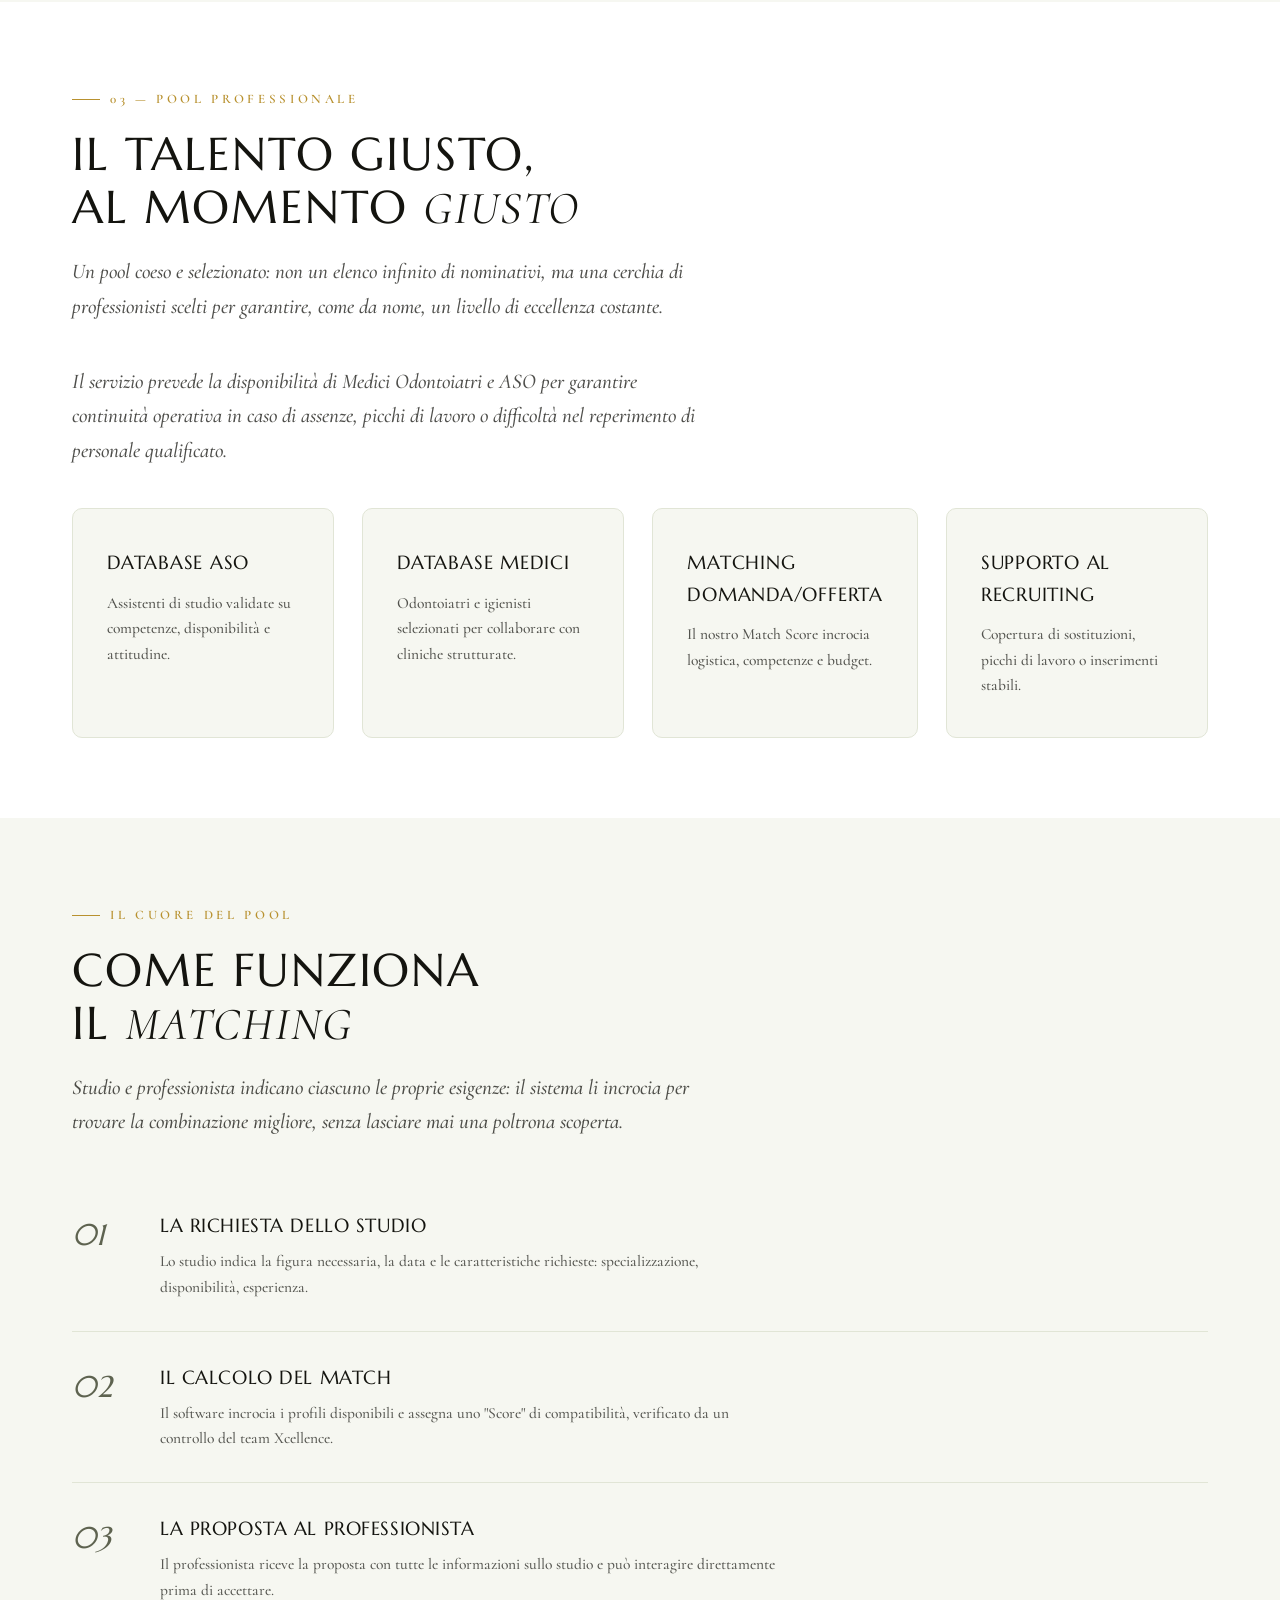
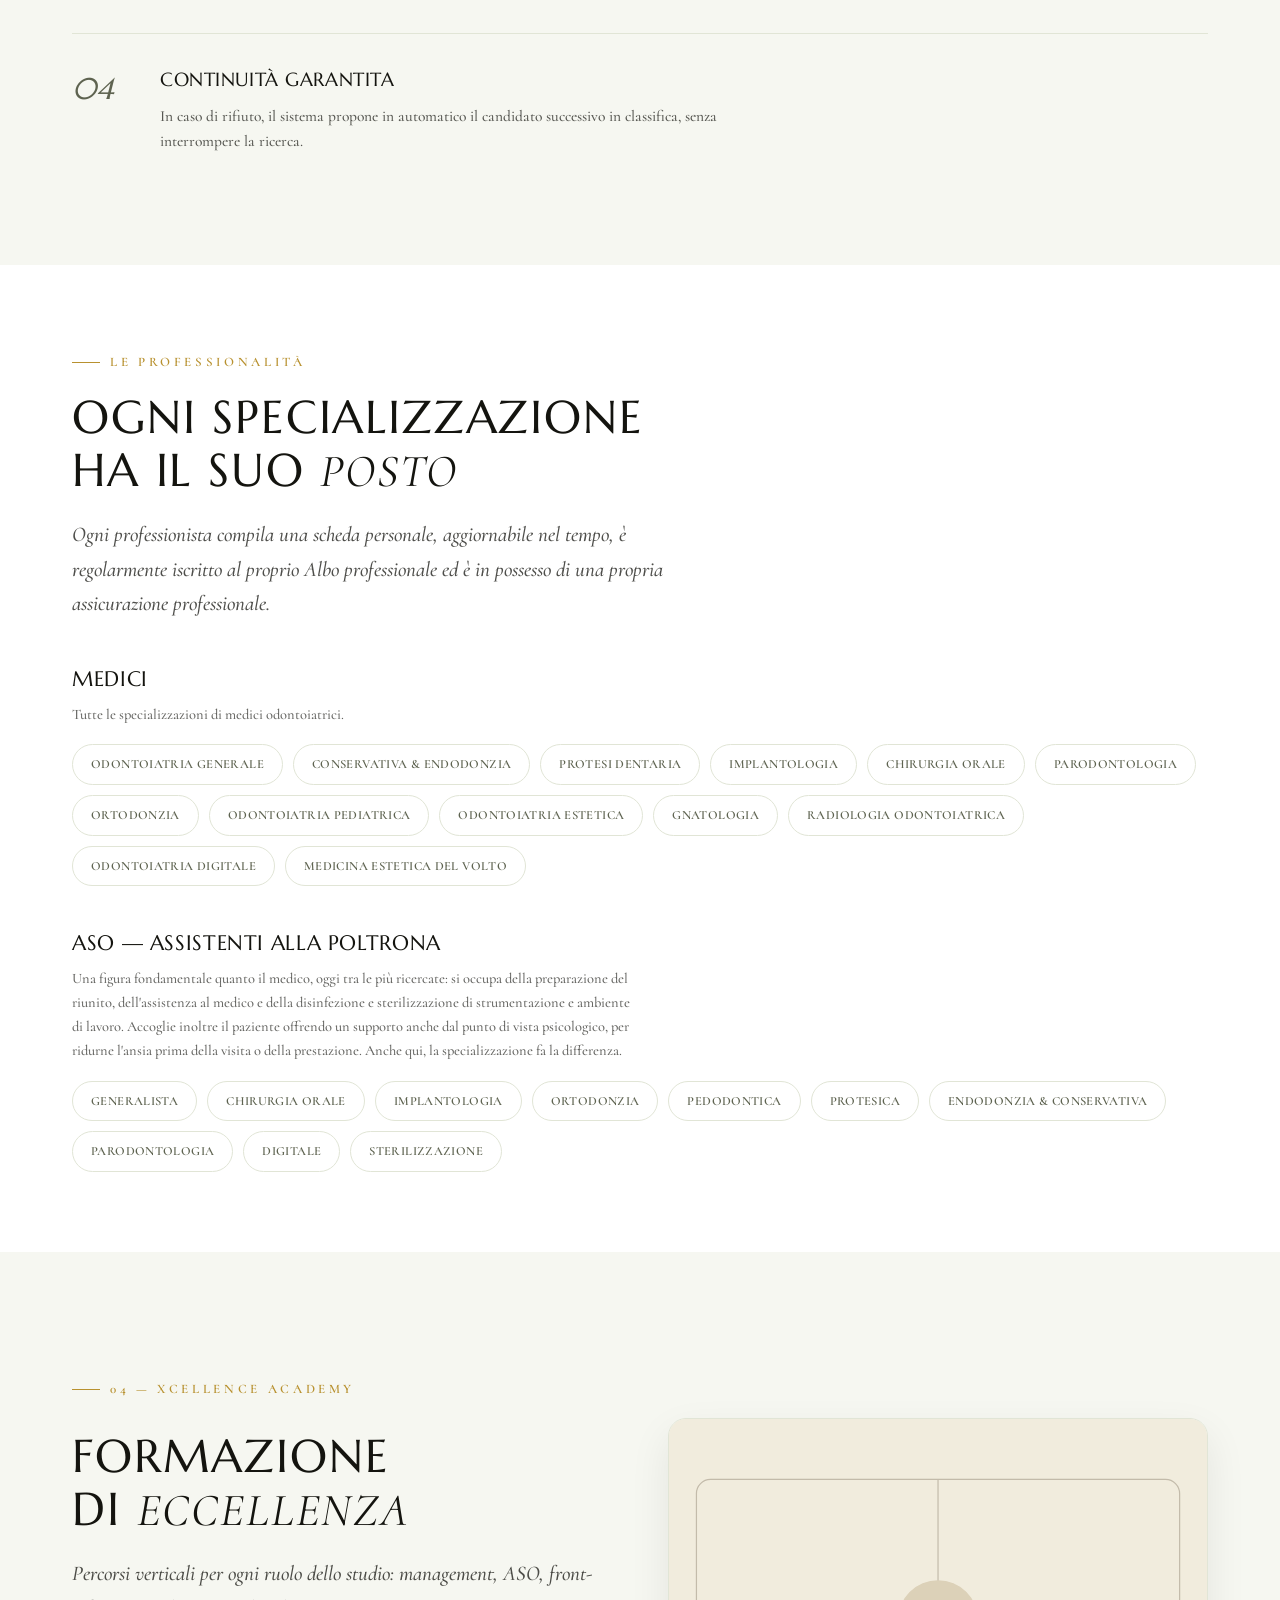
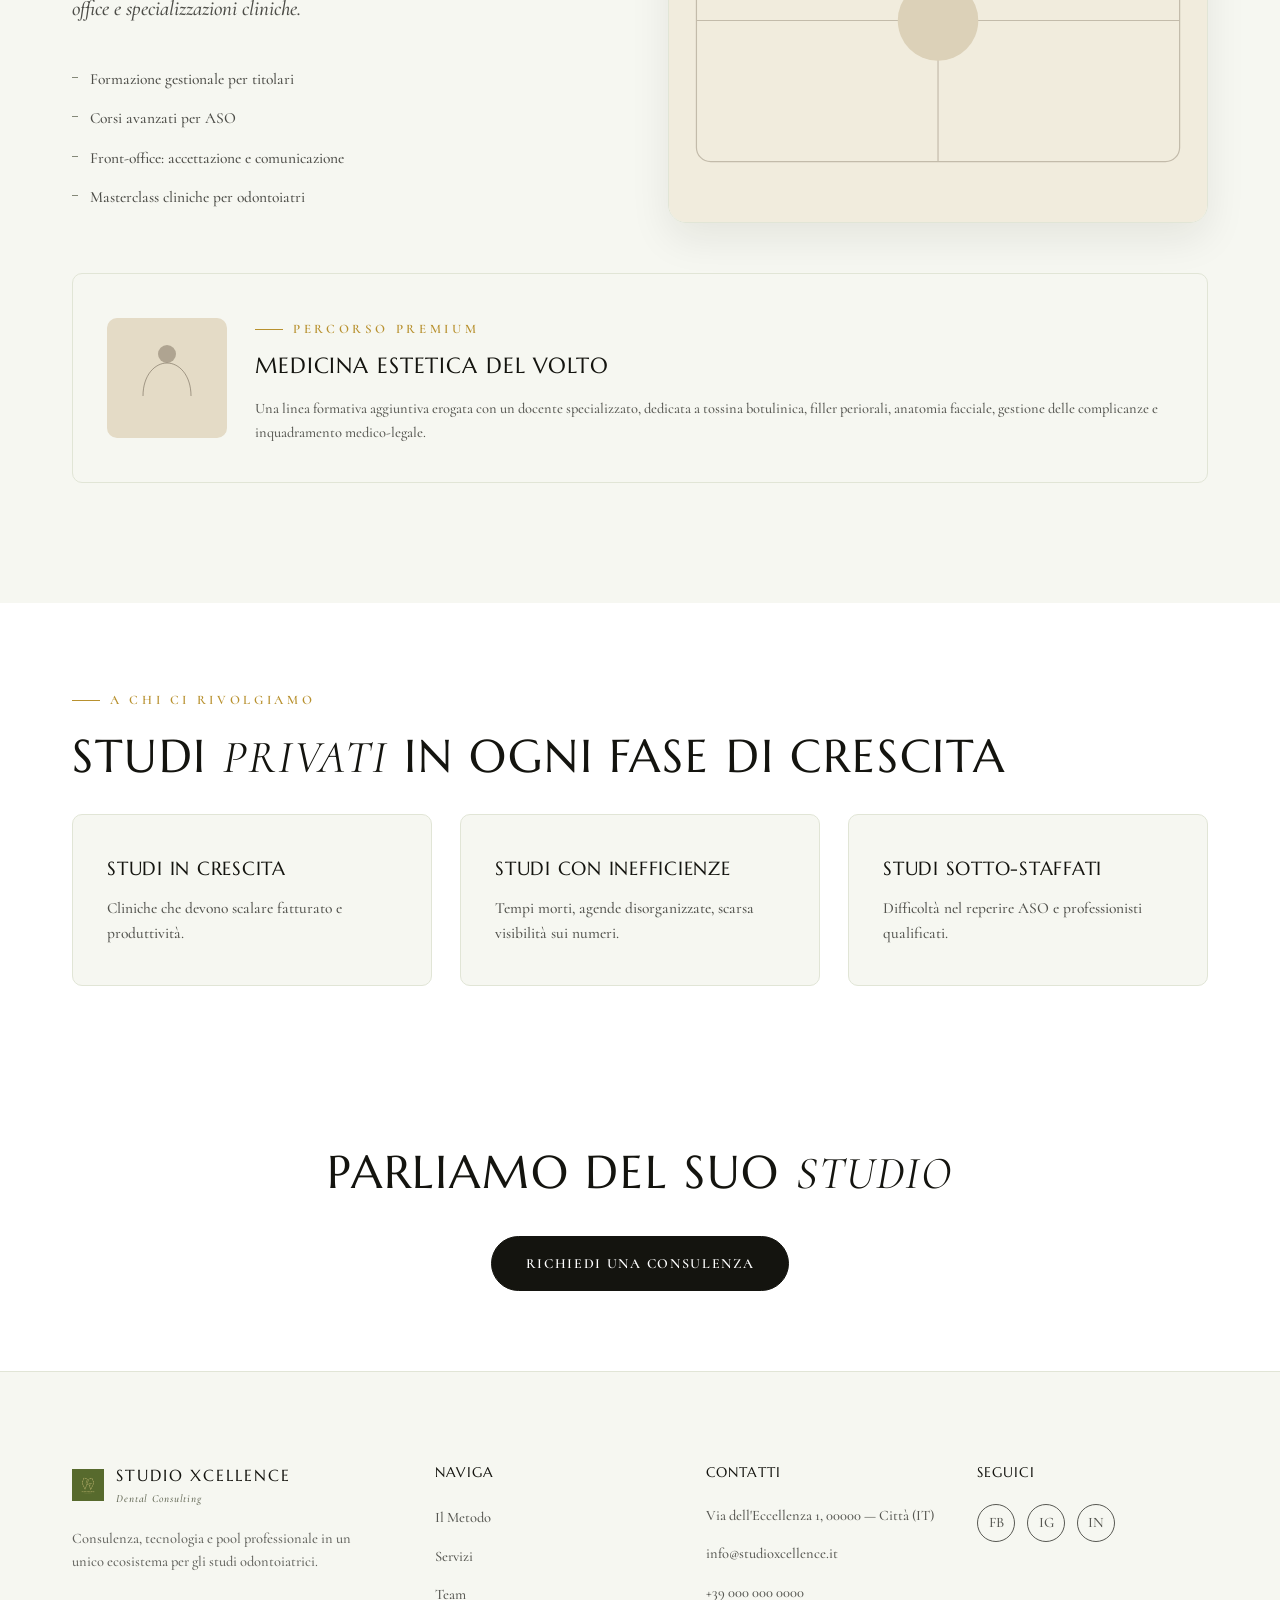
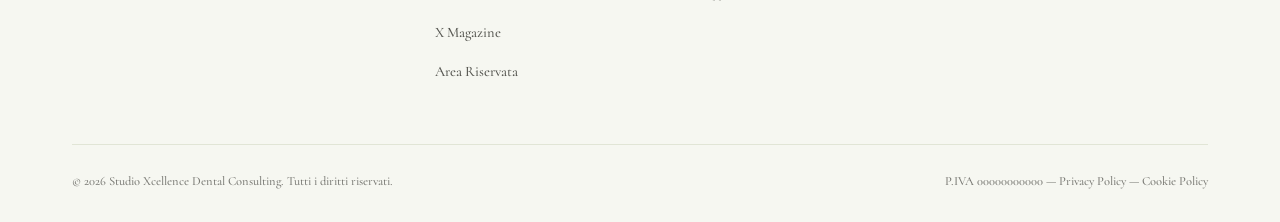
<file: servizi.html>
<!DOCTYPE html>
<html lang="it">
<head>
  <meta charset="UTF-8">
  <meta name="viewport" content="width=device-width, initial-scale=1.0">
  <title>Servizi — Studio Xcellence</title>
  <meta name="description" content="Consulenza gestionale, pool professionale, academy e digital & data per studi odontoiatrici.">
  <link rel="icon" type="image/webp" href="assets/images/logo.webp">
  <link rel="stylesheet" href="assets/css/style.css">
</head>
<body data-page="servizi">
  <div class="grain"></div>
  <div data-include="partials/header.html"></div>

  <main>

    <section class="page-hero">
      <div class="container">
        <span class="breadcrumb">Studio Xcellence — Servizi</span>
        <h1>I nostri <em>servizi</em></h1>
        <p class="section-lead" style="margin-top:22px;">Quattro aree integrate per trasformare la gestione del suo studio in un vantaggio competitivo reale.</p>
      </div>
    </section>

    <!-- CONSULENZA GESTIONALE -->
    <section class="pad-section-sm">
      <div class="container">
        <span class="eyebrow">01 — Consulenza gestionale</span>
        <h2 class="section-title">Dalla gestione empirica<br>al <em>controllo dei dati</em></h2>
        <div class="grid grid-4 reveal" style="margin-top: 30px;">
          <div class="card"><h3>Check-up dello studio</h3><p>Audit di ingresso che fotografa lo stato di salute economico-gestionale della clinica.</p></div>
          <div class="card"><h3>Analisi economica</h3><p>Marginalità per singola prestazione e costo orario della poltrona.</p></div>
          <div class="card"><h3>Controllo EBITDA</h3><p>Monitoraggio strutturato di fatturato, marginalità ed EBITDA nel tempo.</p></div>
          <div class="card"><h3>Ottimizzazione processi</h3><p>Riorganizzazione di agende, mansioni e flussi operativi clinici ed extra-clinici.</p></div>
        </div>
      </div>
    </section>

    <!-- DIGITAL & DATA -->
    <section class="pad-section-sm on-light">
      <div class="container">
        <span class="eyebrow">02 — Digital &amp; Data</span>
        <h2 class="section-title">Numeri leggibili,<br><em>decisioni immediate</em></h2>
        <div class="grid grid-4 reveal" style="margin-top: 30px;">
          <div class="card"><h3>CRM</h3><p>Tracciamento dello stato delle relazioni e del ciclo di vita dello studio.</p></div>
          <div class="card"><h3>Business Intelligence</h3><p>Cruscotti digitali per l'analisi delle performance in tempo reale.</p></div>
          <div class="card"><h3>Dashboard KPI</h3><p>Visualizzazione immediata di fatturato, marginalità e produttività.</p></div>
          <div class="card"><h3>Monitoraggio performance</h3><p>Interventi correttivi tempestivi quando un indicatore cala.</p></div>
        </div>
      </div>
    </section>

    <!-- NETWORK PROFESSIONALE -->
    <section class="pad-section-sm">
      <div class="container">
        <span class="eyebrow">03 — Pool professionale</span>
        <h2 class="section-title">Il talento giusto,<br>al momento <em>giusto</em></h2>
        <p class="section-lead">Un pool coeso e selezionato: non un elenco infinito di nominativi, ma una cerchia di professionisti scelti per garantire, come da nome, un livello di eccellenza costante.</p>
        <p class="section-lead" style="margin-top: 16px;">Il servizio prevede la disponibilità di Medici Odontoiatri e ASO per garantire continuità operativa in caso di assenze, picchi di lavoro o difficoltà nel reperimento di personale qualificato.</p>
        <div class="grid grid-4 reveal" style="margin-top: 30px;">
          <div class="card"><h3>Database ASO</h3><p>Assistenti di studio validate su competenze, disponibilità e attitudine.</p></div>
          <div class="card"><h3>Database medici</h3><p>Odontoiatri e igienisti selezionati per collaborare con cliniche strutturate.</p></div>
          <div class="card"><h3>Matching domanda/offerta</h3><p>Il nostro Match Score incrocia logistica, competenze e budget.</p></div>
          <div class="card"><h3>Supporto al recruiting</h3><p>Copertura di sostituzioni, picchi di lavoro o inserimenti stabili.</p></div>
        </div>
      </div>
    </section>

    <!-- COME FUNZIONA IL MATCHING -->
    <section class="pad-section-sm on-light">
      <div class="container">
        <span class="eyebrow">Il cuore del pool</span>
        <h2 class="section-title">Come funziona<br>il <em>matching</em></h2>
        <p class="section-lead">Studio e professionista indicano ciascuno le proprie esigenze: il sistema li incrocia per trovare la combinazione migliore, senza lasciare mai una poltrona scoperta.</p>

        <div class="reveal" style="margin-top: 20px;">
          <div class="step">
            <span class="step-num">01</span>
            <div>
              <h3>La richiesta dello studio</h3>
              <p>Lo studio indica la figura necessaria, la data e le caratteristiche richieste: specializzazione, disponibilità, esperienza.</p>
            </div>
          </div>
          <div class="step">
            <span class="step-num">02</span>
            <div>
              <h3>Il calcolo del match</h3>
              <p>Il software incrocia i profili disponibili e assegna uno "Score" di compatibilità, verificato da un controllo del team Xcellence.</p>
            </div>
          </div>
          <div class="step">
            <span class="step-num">03</span>
            <div>
              <h3>La proposta al professionista</h3>
              <p>Il professionista riceve la proposta con tutte le informazioni sullo studio e può interagire direttamente prima di accettare.</p>
            </div>
          </div>
          <div class="step">
            <span class="step-num">04</span>
            <div>
              <h3>Continuità garantita</h3>
              <p>In caso di rifiuto, il sistema propone in automatico il candidato successivo in classifica, senza interrompere la ricerca.</p>
            </div>
          </div>
        </div>
      </div>
    </section>

    <!-- CATEGORIE DEL NETWORK -->
    <section class="pad-section-sm">
      <div class="container">
        <span class="eyebrow">Le professionalità</span>
        <h2 class="section-title">Ogni specializzazione<br>ha il suo <em>posto</em></h2>
        <p class="section-lead">Ogni professionista compila una scheda personale, aggiornabile nel tempo, è regolarmente iscritto al proprio Albo professionale ed è in possesso di una propria assicurazione professionale.</p>

        <div class="reveal" style="margin-top: 20px;">
          <div class="tag-group">
            <h3>Medici</h3>
            <p>Tutte le specializzazioni di medici odontoiatrici.</p>
            <div class="tag-cloud">
              <span class="tag">Odontoiatria generale</span>
              <span class="tag">Conservativa &amp; Endodonzia</span>
              <span class="tag">Protesi dentaria</span>
              <span class="tag">Implantologia</span>
              <span class="tag">Chirurgia orale</span>
              <span class="tag">Parodontologia</span>
              <span class="tag">Ortodonzia</span>
              <span class="tag">Odontoiatria pediatrica</span>
              <span class="tag">Odontoiatria estetica</span>
              <span class="tag">Gnatologia</span>
              <span class="tag">Radiologia odontoiatrica</span>
              <span class="tag">Odontoiatria digitale</span>
              <span class="tag">Medicina estetica del volto</span>
            </div>
          </div>

          <div class="tag-group">
            <h3>ASO — Assistenti alla poltrona</h3>
            <p>Una figura fondamentale quanto il medico, oggi tra le più ricercate: si occupa della preparazione del riunito, dell'assistenza al medico e della disinfezione e sterilizzazione di strumentazione e ambiente di lavoro. Accoglie inoltre il paziente offrendo un supporto anche dal punto di vista psicologico, per ridurne l'ansia prima della visita o della prestazione. Anche qui, la specializzazione fa la differenza.</p>
            <div class="tag-cloud">
              <span class="tag">Generalista</span>
              <span class="tag">Chirurgia orale</span>
              <span class="tag">Implantologia</span>
              <span class="tag">Ortodonzia</span>
              <span class="tag">Pedodontica</span>
              <span class="tag">Protesica</span>
              <span class="tag">Endodonzia &amp; Conservativa</span>
              <span class="tag">Parodontologia</span>
              <span class="tag">Digitale</span>
              <span class="tag">Sterilizzazione</span>
            </div>
          </div>
        </div>
      </div>
    </section>

    <!-- ACADEMY -->
    <section class="pad-section on-light">
      <div class="container">
        <span class="eyebrow">04 — Xcellence Academy</span>
        <div class="grid grid-2" style="align-items:center; gap: 56px;">
          <div class="reveal">
            <h2 class="section-title">Formazione<br>di <em>eccellenza</em></h2>
            <p class="section-lead">Percorsi verticali per ogni ruolo dello studio: management, ASO, front-office e specializzazioni cliniche.</p>
            <ul class="dash-list" style="margin-top:10px;">
              <li>Formazione gestionale per titolari</li>
              <li>Corsi avanzati per ASO</li>
              <li>Front-office: accettazione e comunicazione</li>
              <li>Masterclass cliniche per odontoiatri</li>
            </ul>
          </div>
          <div class="hero-visual reveal" style="aspect-ratio: 4/3;">
            <img src="assets/images/placeholder-wide-1.svg" alt="Xcellence Academy">
          </div>
        </div>

        <div class="card reveal" style="margin-top: 50px; display:grid; grid-template-columns: 120px 1fr; gap: 28px; align-items:center;">
          <img src="assets/images/placeholder-square-1.svg" alt="Medicina estetica del volto" style="border-radius: var(--radius-md);">
          <div>
            <span class="eyebrow" style="margin-bottom:8px;">Percorso premium</span>
            <h3 style="font-size:22px;">Medicina Estetica del Volto</h3>
            <p style="opacity:.7; font-size:14.5px; margin-top:8px;">Una linea formativa aggiuntiva erogata con un docente specializzato, dedicata a tossina botulinica, filler periorali, anatomia facciale, gestione delle complicanze e inquadramento medico-legale.</p>
          </div>
        </div>
      </div>
    </section>

    <!-- A CHI CI RIVOLGIAMO -->
    <section class="pad-section-sm">
      <div class="container">
        <span class="eyebrow">A chi ci rivolgiamo</span>
        <h2 class="section-title">Studi <em>privati</em> in ogni fase di crescita</h2>
        <div class="grid grid-3 reveal" style="margin-top: 30px;">
          <div class="card"><h3>Studi in crescita</h3><p>Cliniche che devono scalare fatturato e produttività.</p></div>
          <div class="card"><h3>Studi con inefficienze</h3><p>Tempi morti, agende disorganizzate, scarsa visibilità sui numeri.</p></div>
          <div class="card"><h3>Studi sotto-staffati</h3><p>Difficoltà nel reperire ASO e professionisti qualificati.</p></div>
        </div>
      </div>
    </section>

    <section class="pad-section-sm">
      <div class="container text-center reveal">
        <h2 class="section-title">Parliamo del suo <em>studio</em></h2>
        <a href="contatti.html" class="btn btn-primary" data-transition-link style="margin-top: 16px;">Richiedi una consulenza</a>
      </div>
    </section>

  </main>

  <div data-include="partials/footer.html"></div>
  <script src="assets/js/main.js"></script>
</body>
</html>
</file>
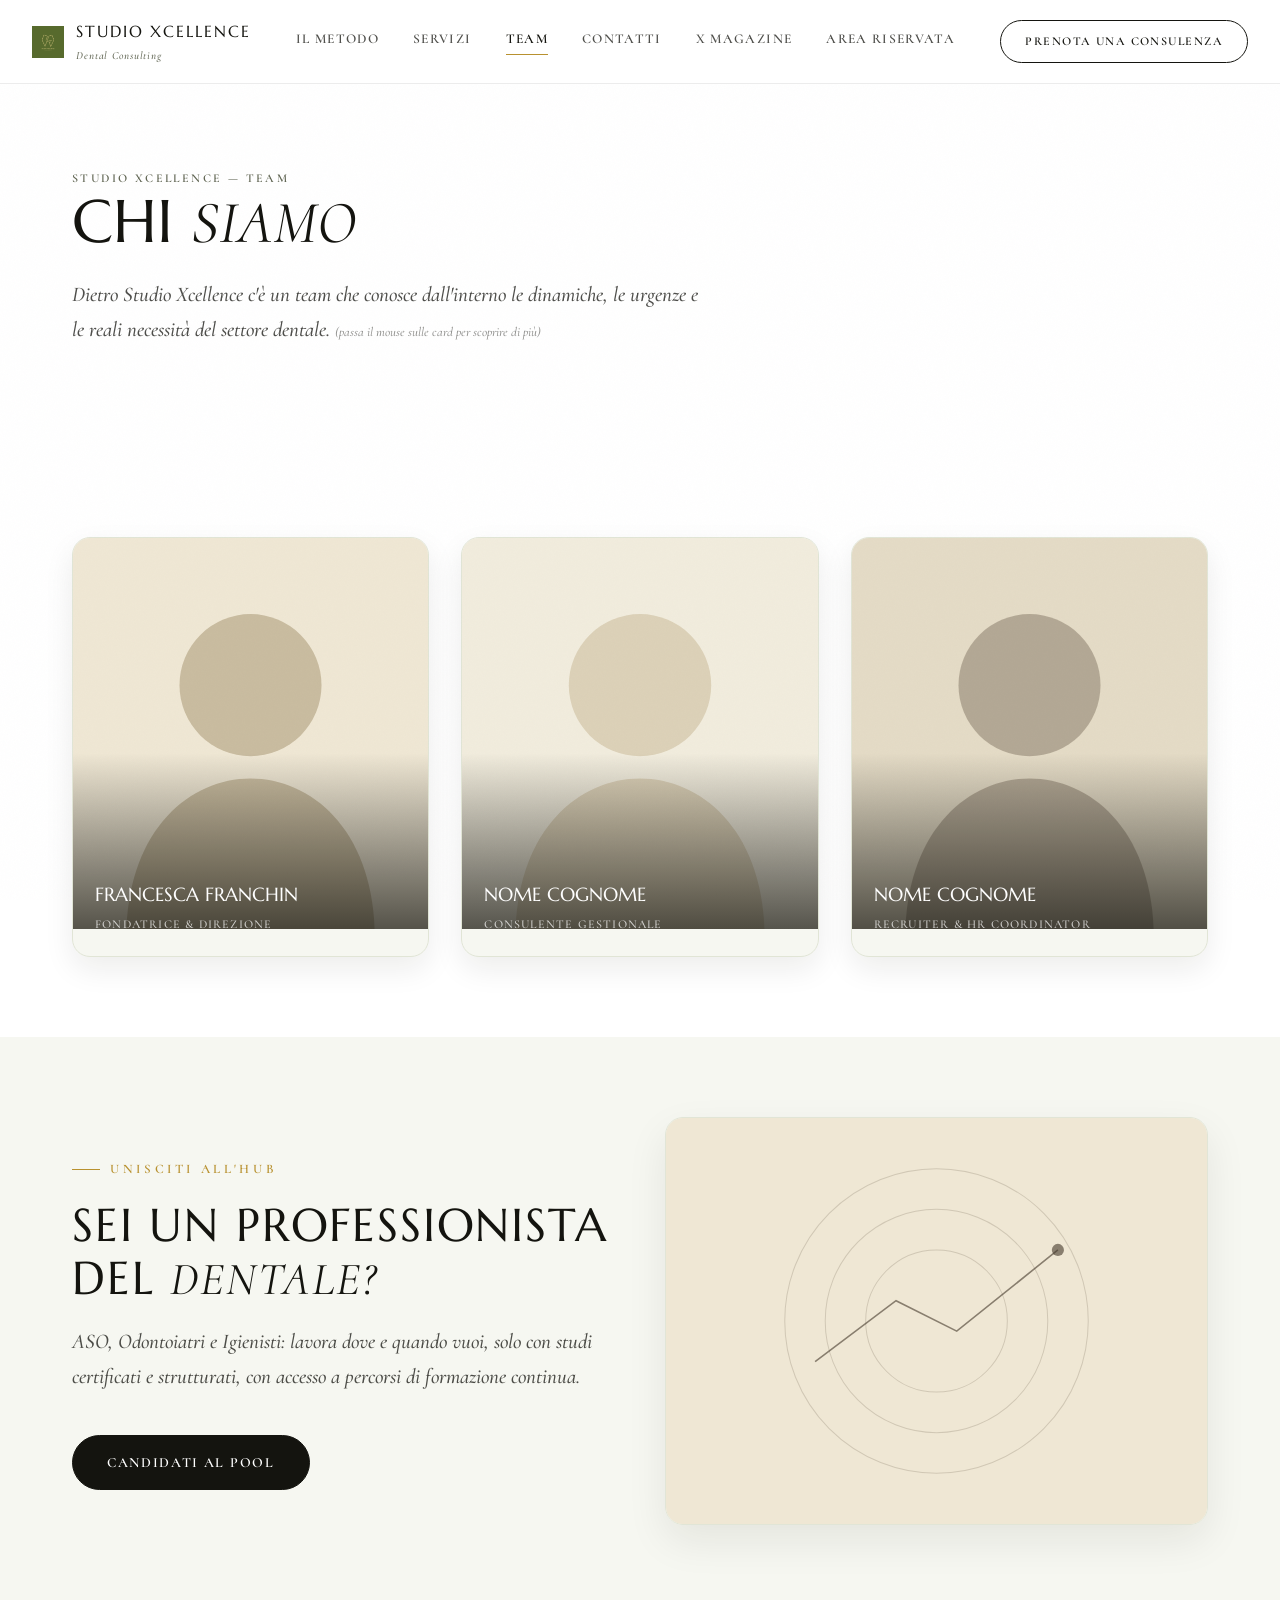
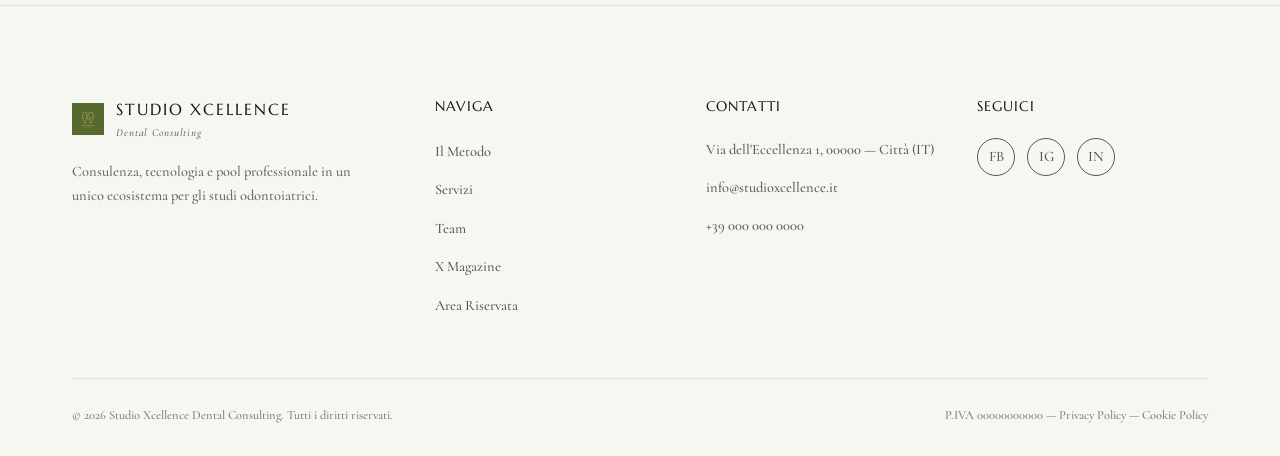
<file: team.html>
<!DOCTYPE html>
<html lang="it">
<head>
  <meta charset="UTF-8">
  <meta name="viewport" content="width=device-width, initial-scale=1.0">
  <title>Team — Studio Xcellence</title>
  <meta name="description" content="Il team di Studio Xcellence: professionisti che conoscono dall'interno le dinamiche del settore dentale.">
  <link rel="icon" type="image/webp" href="assets/images/logo.webp">
  <link rel="stylesheet" href="assets/css/style.css">
</head>
<body data-page="team">
  <div class="grain"></div>
  <div data-include="partials/header.html"></div>

  <main>

    <section class="page-hero">
      <div class="container">
        <span class="breadcrumb">Studio Xcellence — Team</span>
        <h1>Chi <em>siamo</em></h1>
        <p class="section-lead" style="margin-top:22px;">Dietro Studio Xcellence c'è un team che conosce dall'interno le dinamiche, le urgenze e le reali necessità del settore dentale. <span style="opacity:.6; font-size: 13px;">(passa il mouse sulle card per scoprire di più)</span></p>
      </div>
    </section>

    <section class="pad-section-sm">
      <div class="container">
        <div class="team-grid reveal">

          <!-- Francesca Franchin -->
          <article class="team-card">
            <div class="team-card-inner">
              <div class="team-face front">
                <div class="photo"><img src="assets/images/placeholder-team-1.svg" alt="Francesca Franchin"></div>
                <div class="info">
                  <h3>Francesca Franchin</h3>
                  <span>Fondatrice &amp; Direzione</span>
                </div>
              </div>
              <div class="team-face back">
                <span class="role">Fondatrice &amp; Direzione</span>
                <h3>Francesca Franchin</h3>
                <p>Guida strategica del progetto, chiusura commerciale dei contratti e supervisione del livello qualitativo dell'HUB. Conosce dall'interno le dinamiche e le reali necessità degli studi odontoiatrici.
                  <br><br><em style="opacity:.6; font-size:12.5px;">[Testo segnaposto: sostituire con bio reale — competenze ed esperienza pregressa]</em>
                </p>
                <div class="socials">
                  <a href="#" aria-label="LinkedIn">in</a>
                  <a href="#" aria-label="Email">@</a>
                </div>
              </div>
            </div>
          </article>

          <!-- Membro 2 (placeholder) -->
          <article class="team-card">
            <div class="team-card-inner">
              <div class="team-face front">
                <div class="photo"><img src="assets/images/placeholder-team-2.svg" alt="Nome Cognome"></div>
                <div class="info">
                  <h3>Nome Cognome</h3>
                  <span>Consulente Gestionale</span>
                </div>
              </div>
              <div class="team-face back">
                <span class="role">Consulente Gestionale</span>
                <h3>Nome Cognome</h3>
                <p>Analista inviato sul campo per i check-up iniziali e l'affiancamento continuo agli studi odontoiatrici partner.
                  <br><br><em style="opacity:.6; font-size:12.5px;">[Testo segnaposto: sostituire con foto e bio reale]</em>
                </p>
                <div class="socials">
                  <a href="#" aria-label="LinkedIn">in</a>
                  <a href="#" aria-label="Email">@</a>
                </div>
              </div>
            </div>
          </article>

          <!-- Membro 3 (placeholder) -->
          <article class="team-card">
            <div class="team-card-inner">
              <div class="team-face front">
                <div class="photo"><img src="assets/images/placeholder-team-3.svg" alt="Nome Cognome"></div>
                <div class="info">
                  <h3>Nome Cognome</h3>
                  <span>Recruiter &amp; HR Coordinator</span>
                </div>
              </div>
              <div class="team-face back">
                <span class="role">Recruiter &amp; HR Coordinator</span>
                <h3>Nome Cognome</h3>
                <p>Validazione delle ASO e degli odontoiatri del pool, gestione del matching tra domanda e offerta.
                  <br><br><em style="opacity:.6; font-size:12.5px;">[Testo segnaposto: sostituire con foto e bio reale]</em>
                </p>
                <div class="socials">
                  <a href="#" aria-label="LinkedIn">in</a>
                  <a href="#" aria-label="Email">@</a>
                </div>
              </div>
            </div>
          </article>

        </div>
      </div>
    </section>

    <!-- CTA per professionisti -->
    <section class="pad-section-sm on-light">
      <div class="container grid grid-2 reveal" style="align-items:center; gap: 50px;">
        <div>
          <span class="eyebrow">Unisciti all'HUB</span>
          <h2 class="section-title">Sei un professionista<br>del <em>dentale?</em></h2>
          <p class="section-lead">ASO, Odontoiatri e Igienisti: lavora dove e quando vuoi, solo con studi certificati e strutturati, con accesso a percorsi di formazione continua.</p>
          <a href="contatti.html" class="btn btn-dark" data-transition-link>Candidati al pool</a>
        </div>
        <div class="hero-visual" style="aspect-ratio: 4/3;">
          <img src="assets/images/placeholder-wide-2.svg" alt="Dental Professional Pool">
        </div>
      </div>
    </section>

  </main>

  <div data-include="partials/footer.html"></div>
  <script src="assets/js/main.js"></script>
</body>
</html>
</file>
<file: assets/css/style.css>
/* ==========================================================================
   STUDIO XCELLENCE — stylesheet unico
   Come è organizzato questo file (cerca i titoli in MAIUSCOLO):
   1. FONT
   2. VARIABILI (colori, spaziature) -> modifica qui per cambiare tutta la palette
   3. RESET & BASE
   4. UTILITY (bottoni, badge, testo)
   5. HEADER / NAV
   6. HERO
   7. SEZIONI GENERICHE (titoli, card grid)
   8. TEAM
   9. METODO (timeline + tabella comparativa)
   10. CONTATTI (form)
   11. X MAGAZINE (testimonianze, articoli, FAQ)
   12. FOOTER
   13. TRANSIZIONE PAGINA
   14. RESPONSIVE
   ========================================================================== */

/* 1. FONT --------------------------------------------------------------- */
@import url('https://fonts.googleapis.com/css2?family=Marcellus&family=Cormorant:ital,wght@0,400;0,500;0,600;1,400;1,500&display=swap');

/* 2. VARIABILI ------------------------------------------------------------
   Palette "verde & oro" — dal brief originale del cliente (opzione 2) e
   dai colori reali del logo (verde #576A2D, crema #F7DE95, campionati
   direttamente dal file assets/images/logo.webp). Bianco netto di fondo,
   nero vero per il testo, verde come colore protagonista (fascia piena
   nella sezione "La soluzione"), oro come accento. Variante C scelta
   dall'utente su 3 anteprime — vedi https://claude.ai/artifact/WJuPgYD2PzC4GzhGVdVqMY
   Cambia questi valori per aggiornare i colori in tutto il sito.        */
:root {
  --bg:        #FFFFFF;   /* bianco netto, sfondo di ogni pagina */
  --surface:   #F6F7F1;   /* bianco-salvia leggero, per card/pannelli/bande chiare */
  --ink:       #14140F;   /* nero vero, testo principale e fondo scuro (transizione pagina) */
  --ink-soft:  #5E6350;   /* salvia scuro, testo secondario/etichette/numeri */
  --line:      #E1E5D6;   /* linea sottile, bordi e separatori */

  --green:      #576A2D;  /* verde brand, identico al logo */
  --green-deep: #3D4A1F;  /* verde brand più scuro, per hover */
  --gold:       #B8912F;  /* oro, colore d'accento (opzione 2 del brief) */
  --gold-soft:  #EFE2BB;  /* oro chiaro, per testo su fondo verde */

  --radius-sm: 4px;
  --radius-md: 10px;
  --radius-lg: 18px;

  --shadow-soft: 0 16px 40px rgba(20, 20, 15, 0.08);

  --ease: cubic-bezier(0.65, 0, 0.35, 1);

  --header-h: 84px;
  --container: 1200px;

  --font-display: 'Marcellus', Georgia, serif;
  --font-serif: 'Cormorant', Georgia, serif;
  --font-body: 'Cormorant', Georgia, serif;
}

/* 3. RESET & BASE --------------------------------------------------------- */
* { box-sizing: border-box; margin: 0; padding: 0; }

html { scroll-behavior: smooth; }

body {
  background: var(--bg);
  color: var(--ink);
  font-family: var(--font-body);
  font-weight: 500;
  line-height: 1.65;
  overflow-x: hidden;
  -webkit-font-smoothing: antialiased;
}

img { max-width: 100%; display: block; }

a { color: inherit; text-decoration: none; }

ul { list-style: none; }

button { font-family: inherit; cursor: pointer; border: none; background: none; color: inherit; }

.container {
  width: 100%;
  max-width: var(--container);
  margin: 0 auto;
  padding: 0 32px;
}

main { padding-top: var(--header-h); }

section { position: relative; }

/* texture leggera di sfondo, per non far sembrare l'avorio piatto */
.grain {
  position: fixed;
  inset: 0;
  pointer-events: none;
  z-index: 1;
  opacity: 0.025;
  background-image: url("data:image/svg+xml,%3Csvg xmlns='http://www.w3.org/2000/svg' width='120' height='120'%3E%3Cfilter id='n'%3E%3CfeTurbulence type='fractalNoise' baseFrequency='0.9' numOctaves='2' stitchTiles='stitch'/%3E%3C/filter%3E%3Crect width='100%25' height='100%25' filter='url(%23n)'/%3E%3C/svg%3E");
  mix-blend-mode: multiply;
}

/* 4. UTILITY --------------------------------------------------------------*/
.eyebrow {
  display: inline-flex;
  align-items: center;
  gap: 10px;
  font-family: var(--font-body);
  font-weight: 600;
  font-size: 13px;
  letter-spacing: 0.28em;
  text-transform: uppercase;
  color: var(--gold);
  margin-bottom: 18px;
}
.eyebrow::before {
  content: '';
  width: 28px;
  height: 1px;
  background: var(--gold);
}

.section-title {
  font-family: var(--font-display);
  font-weight: 400;
  text-transform: uppercase;
  letter-spacing: 0.04em;
  font-size: clamp(30px, 4vw, 46px);
  line-height: 1.15;
  color: var(--ink);
  margin-bottom: 20px;
}
.section-title em {
  font-style: italic;
  font-family: var(--font-serif);
  color: var(--ink);
}

.section-lead {
  font-family: var(--font-serif);
  font-style: italic;
  font-weight: 500;
  font-size: clamp(17px, 2vw, 21px);
  color: var(--ink);
  opacity: 0.75;
  max-width: 640px;
  margin-bottom: 40px;
}

.btn {
  display: inline-flex;
  align-items: center;
  justify-content: center;
  gap: 10px;
  padding: 15px 34px;
  border-radius: 999px;
  font-family: var(--font-body);
  font-size: 14px;
  font-weight: 600;
  letter-spacing: 0.12em;
  text-transform: uppercase;
  transition: transform 0.35s var(--ease), box-shadow 0.35s var(--ease), background 0.35s var(--ease), color .35s var(--ease), border-color .35s var(--ease);
  white-space: nowrap;
}
.btn-primary {
  background: var(--ink);
  color: var(--bg);
  border: 1px solid var(--ink);
}
.btn-primary:hover { transform: translateY(-2px); box-shadow: var(--shadow-soft); background: transparent; color: var(--ink); }
.btn-outline {
  border: 1px solid var(--ink);
  color: var(--ink);
}
.btn-outline:hover { background: var(--ink); color: var(--bg); transform: translateY(-2px); }
.btn-dark {
  background: var(--ink);
  color: var(--bg);
  border: 1px solid var(--ink);
}
.btn-dark:hover { background: transparent; color: var(--ink); transform: translateY(-2px); }

.pad-section { padding: 120px 0; }
.pad-section-sm { padding: 80px 0; }

/* banda leggermente più profonda dell'avorio di fondo, per dare respiro tra sezioni */
.on-light {
  background: var(--surface);
}

.text-center { text-align: center; }
.mx-auto { margin-left: auto; margin-right: auto; }

.reveal {
  opacity: 0;
  transform: translateY(28px);
  transition: opacity 0.8s var(--ease), transform 0.8s var(--ease);
}
.reveal.is-visible { opacity: 1; transform: translateY(0); }

/* 5. HEADER / NAV --------------------------------------------------------- */
.site-header {
  position: fixed;
  top: 0; left: 0; right: 0;
  z-index: 100;
  height: var(--header-h);
  display: flex;
  align-items: center;
  background: rgba(255, 255, 255, 0.72);
  backdrop-filter: blur(14px) saturate(120%);
  -webkit-backdrop-filter: blur(14px) saturate(120%);
  border-bottom: 1px solid rgba(20, 20, 15, 0.08);
  transition: background 0.4s var(--ease), border-color 0.4s var(--ease), box-shadow 0.4s var(--ease);
}
.site-header.is-scrolled {
  background: rgba(255, 255, 255, 0.92);
  border-color: var(--line);
  box-shadow: 0 8px 24px rgba(20, 20, 15, 0.06);
}

.nav-glass {
  width: 100%;
  max-width: 1320px;
  margin: 0 auto;
  display: flex;
  align-items: center;
  justify-content: space-between;
  padding: 0 32px;
}

.brand {
  display: flex;
  align-items: center;
  gap: 12px;
  font-family: var(--font-display);
  font-size: 16px;
  letter-spacing: 0.12em;
  text-transform: uppercase;
  color: var(--ink);
}
.brand img { height: 32px; width: auto; }
.brand .brand-sub {
  display: block;
  font-family: var(--font-serif);
  font-style: italic;
  font-size: 11px;
  letter-spacing: 0.08em;
  color: var(--ink-soft);
  text-transform: none;
  margin-top: 2px;
}

.nav-links {
  display: flex;
  align-items: center;
  gap: 34px;
}
.nav-links a {
  font-family: var(--font-body);
  font-weight: 600;
  font-size: 13.5px;
  letter-spacing: 0.1em;
  text-transform: uppercase;
  color: var(--ink);
  opacity: 0.75;
  position: relative;
  padding-bottom: 4px;
  transition: opacity 0.3s;
}
.nav-links a::after {
  content: '';
  position: absolute;
  left: 0; bottom: 0;
  width: 0; height: 1px;
  background: var(--gold);
  transition: width 0.35s var(--ease);
}
.nav-links a:hover { opacity: 1; }
.nav-links a:hover::after,
.nav-links a.active::after { width: 100%; }
.nav-links a.active { opacity: 1; }

.nav-cta { display: flex; align-items: center; gap: 18px; }
.nav-cta .btn { padding: 11px 24px; font-size: 12px; }
.nav-cta .btn-outline { border-color: var(--ink); color: var(--ink); }
.nav-cta .btn-outline:hover { background: var(--ink); color: var(--bg); }

.nav-toggle {
  display: none;
  flex-direction: column;
  gap: 5px;
  padding: 6px;
}
.nav-toggle span { width: 22px; height: 1.5px; background: var(--ink); border-radius: 2px; transition: transform .3s, opacity .3s; }

/* 6. HERO ------------------------------------------------------------------*/
.hero {
  min-height: 92vh;
  display: flex;
  align-items: center;
  padding-top: var(--header-h);
  position: relative;
  overflow: hidden;
}
.hero-inner {
  position: relative;
  z-index: 2;
  display: flex;
  flex-direction: column;
  align-items: center;
  text-align: center;
  max-width: 760px;
  margin: 0 auto;
  width: 100%;
}
.hero-kicker {
  font-family: var(--font-serif);
  font-style: italic;
  font-weight: 500;
  font-size: 20px;
  color: var(--ink-soft);
  margin-bottom: 22px;
}
.hero h1 {
  font-family: var(--font-display);
  font-weight: 400;
  text-transform: uppercase;
  font-size: clamp(46px, 6.5vw, 84px);
  line-height: 1.02;
  letter-spacing: 0.02em;
  color: var(--ink);
}
.hero h1 span { font-style: italic; font-family: var(--font-serif); color: var(--green); }
.hero-desc {
  margin-top: 26px;
  max-width: 560px;
  font-size: 18px;
  color: var(--ink);
  opacity: 0.72;
}
.hero-actions {
  margin-top: 44px;
  display: flex;
  justify-content: center;
  gap: 18px;
  flex-wrap: wrap;
}
.hero-visual {
  position: relative;
  border-radius: var(--radius-lg);
  overflow: hidden;
  aspect-ratio: 4/5;
  border: 1px solid var(--line);
  box-shadow: var(--shadow-soft);
}
.hero-visual img { width: 100%; height: 100%; object-fit: cover; }
.hero-badge {
  position: absolute;
  left: 24px; bottom: 24px;
  z-index: 2;
  background: rgba(255, 255, 255,0.85);
  backdrop-filter: blur(10px);
  border: 1px solid rgba(255, 255, 255,0.6);
  border-radius: var(--radius-md);
  padding: 16px 20px;
  max-width: 220px;
  color: var(--ink);
}
.hero-badge strong { display: block; font-family: var(--font-display); font-size: 26px; font-weight: 400; color: var(--ink); }
.hero-badge span { font-size: 12px; opacity: 0.7; }

/* page hero (pagine interne, più basso della hero home) ------------------ */
.page-hero {
  padding: 80px 0 70px;
  position: relative;
}
.page-hero h1 {
  font-family: var(--font-display);
  text-transform: uppercase;
  font-weight: 400;
  font-size: clamp(36px, 5vw, 60px);
  line-height: 1.08;
  color: var(--ink);
}
.page-hero h1 em { font-style: italic; font-family: var(--font-serif); }
.breadcrumb {
  font-family: var(--font-body);
  font-weight: 600;
  font-size: 12px;
  letter-spacing: 0.2em;
  text-transform: uppercase;
  color: var(--ink-soft);
  margin-bottom: 18px;
}

/* 7. SEZIONI / CARD GRID ---------------------------------------------------*/
.grid {
  display: grid;
  gap: 28px;
}
.grid-2 { grid-template-columns: repeat(2, 1fr); }
.grid-3 { grid-template-columns: repeat(3, 1fr); }
.grid-4 { grid-template-columns: repeat(4, 1fr); }

.card {
  background: var(--surface);
  border: 1px solid var(--line);
  border-radius: var(--radius-md);
  padding: 38px 34px;
  transition: transform 0.4s var(--ease), border-color 0.4s var(--ease), box-shadow 0.4s var(--ease);
}
.card:hover {
  transform: translateY(-6px);
  border-color: var(--ink-soft);
  box-shadow: var(--shadow-soft);
}
.card-icon {
  font-family: var(--font-display);
  font-style: italic;
  font-size: 20px;
  color: var(--gold);
  margin-bottom: 22px;
  letter-spacing: 0.04em;
}
.card h3 {
  font-family: var(--font-display);
  font-weight: 400;
  text-transform: uppercase;
  font-size: 19px;
  letter-spacing: 0.04em;
  margin-bottom: 12px;
  color: var(--ink);
}
.card p { font-size: 15.5px; opacity: 0.72; }
.card ul { margin-top: 16px; display: flex; flex-direction: column; gap: 8px; }
.card ul li {
  font-size: 15px;
  opacity: 0.75;
  padding-left: 18px;
  position: relative;
}
.card ul li::before {
  content: '';
  position: absolute; left: 0; top: 10px;
  width: 6px; height: 1px;
  background: var(--ink-soft);
}

/* lista puntata riutilizzabile fuori dalle card (stesso stile a trattino) */
.dash-list { display: flex; flex-direction: column; gap: 14px; }
.dash-list li {
  padding-left: 18px;
  position: relative;
  font-size: 15.5px;
  opacity: 0.75;
}
.dash-list li::before {
  content: '';
  position: absolute; left: 0; top: 10px;
  width: 6px; height: 1px;
  background: var(--ink-soft);
}

/* nuvola di tag (es. specializzazioni professionali) */
.tag-group { margin-bottom: 40px; }
.tag-group:last-child { margin-bottom: 0; }
.tag-group h3 {
  font-family: var(--font-display);
  font-weight: 400;
  text-transform: uppercase;
  font-size: 21px;
  letter-spacing: 0.03em;
  color: var(--ink);
  margin-bottom: 6px;
}
.tag-group p {
  font-size: 14.5px;
  opacity: 0.65;
  margin-bottom: 18px;
  max-width: 560px;
}
.tag-cloud { display: flex; flex-wrap: wrap; gap: 10px; }
.tag {
  font-family: var(--font-body);
  font-weight: 600;
  font-size: 12.5px;
  letter-spacing: 0.03em;
  text-transform: uppercase;
  padding: 9px 18px;
  border-radius: 999px;
  border: 1px solid var(--line);
  color: var(--ink-soft);
}

/* card "problema": stessa veste sobria delle altre card, numerate in numeri romani */
.problem-card {
  padding: 34px;
  border-radius: var(--radius-md);
  background: var(--surface);
  border: 1px solid var(--line);
}
.problem-card h3 { font-family: var(--font-display); font-weight: 400; text-transform: uppercase; font-size: 18px; letter-spacing: 0.03em; margin-bottom: 10px; color: var(--ink); }
.problem-card p { font-size: 15px; opacity: 0.72; }

/* numbered step */
.step {
  display: flex;
  gap: 24px;
  padding: 30px 0;
  border-bottom: 1px solid var(--line);
}
.step:last-child { border-bottom: none; }
.step-num {
  font-family: var(--font-display);
  font-style: italic;
  font-size: 30px;
  color: var(--ink-soft);
  min-width: 64px;
}
.step h3 { font-family: var(--font-display); font-weight: 400; text-transform: uppercase; font-size: 19px; letter-spacing: 0.03em; margin-bottom: 8px; color: var(--ink); }
.step p { opacity: 0.7; font-size: 15.5px; max-width: 620px; }

/* 8. TEAM ------------------------------------------------------------------*/
.team-grid {
  display: grid;
  grid-template-columns: repeat(3, 1fr);
  gap: 32px;
}
.team-card {
  perspective: 1400px;
  height: 420px;
}
.team-card-inner {
  position: relative;
  width: 100%; height: 100%;
  transition: transform 0.7s var(--ease);
  transform-style: preserve-3d;
  border-radius: var(--radius-lg);
}
.team-card:hover .team-card-inner,
.team-card.is-flipped .team-card-inner { transform: rotateY(180deg); }

.team-face {
  position: absolute; inset: 0;
  backface-visibility: hidden;
  border-radius: var(--radius-lg);
  overflow: hidden;
  border: 1px solid var(--line);
  background: var(--surface);
  box-shadow: 0 12px 30px rgba(20, 20, 15,0.08);
}
.team-face.front { display: flex; flex-direction: column; }
.team-face.front .photo { flex: 1; position: relative; overflow: hidden; }
.team-face.front .photo img { width: 100%; height: 100%; object-fit: cover; transition: transform .6s var(--ease); }
.team-card:hover .photo img { transform: scale(1.06); }
.team-face.front .photo::after {
  content: '';
  position: absolute; inset: 0;
  background: linear-gradient(180deg, rgba(20, 20, 15,0) 55%, rgba(20, 20, 15,0.7) 100%);
}
.team-face.front .info { padding: 20px 22px; position: relative; z-index: 2; margin-top: -70px; }
.team-face.front .info h3 { font-family: var(--font-display); font-weight: 400; text-transform: uppercase; font-size: 19px; color: var(--bg); }
.team-face.front .info span { font-size: 12px; letter-spacing: 0.1em; text-transform: uppercase; color: var(--bg); opacity: 0.75; }

.team-face.back {
  transform: rotateY(180deg);
  padding: 34px;
  display: flex;
  flex-direction: column;
  justify-content: center;
  color: var(--ink);
  background: var(--surface);
}
.team-face.back h3 { font-family: var(--font-display); font-weight: 400; text-transform: uppercase; font-size: 21px; color: var(--ink); margin-bottom: 6px; }
.team-face.back .role { font-family: var(--font-body); font-weight: 600; font-size: 12px; letter-spacing: 0.1em; text-transform: uppercase; color: var(--ink-soft); margin-bottom: 16px; display: block; }
.team-face.back p { font-size: 15px; opacity: 0.75; margin-bottom: 18px; }
.team-face.back .socials { display: flex; gap: 12px; }
.team-face.back .socials a {
  width: 34px; height: 34px;
  border-radius: 50%;
  border: 1px solid var(--ink-soft);
  display: flex; align-items: center; justify-content: center;
  font-size: 13px;
  transition: background .3s, color .3s, border-color .3s;
}
.team-face.back .socials a:hover { background: var(--ink); border-color: var(--ink); color: var(--bg); }

.team-card::after {
  content: '';
  position: absolute; inset: -1px;
  border-radius: var(--radius-lg);
  box-shadow: 0 0 0 rgba(20, 20, 15,0);
  transition: box-shadow 0.5s var(--ease);
  pointer-events: none;
}
.team-card:hover::after { box-shadow: 0 18px 46px rgba(20, 20, 15,0.16); }

/* 9. METODO: tabella comparativa -------------------------------------------*/
.compare-table {
  width: 100%;
  border-collapse: collapse;
  margin-top: 20px;
  overflow: hidden;
  border-radius: var(--radius-md);
  background: var(--surface);
  border: 1px solid var(--line);
}
.compare-table th, .compare-table td {
  padding: 20px 24px;
  text-align: left;
  font-size: 15px;
  border-bottom: 1px solid var(--line);
  color: var(--ink);
}
.compare-table th {
  font-family: var(--font-body);
  font-weight: 600;
  text-transform: uppercase;
  font-size: 12.5px;
  letter-spacing: 0.1em;
  color: var(--ink-soft);
}
.compare-table td:first-child, .compare-table th:first-child { font-family: var(--font-display); font-weight: 400; text-transform: uppercase; font-size: 13.5px; letter-spacing: 0.03em; width: 22%; }
.compare-table tbody tr:last-child td { border-bottom: none; }
.compare-table td.win { background: var(--bg); font-weight: 600; }

/* vision quote */
.quote-block {
  border-left: 1px solid var(--ink);
  padding-left: 32px;
  margin: 60px 0;
}
.quote-block p {
  font-family: var(--font-serif);
  font-style: italic;
  font-weight: 500;
  font-size: clamp(22px, 3vw, 32px);
  line-height: 1.45;
  color: var(--ink);
}
.quote-block span { display: block; margin-top: 18px; font-family: var(--font-body); font-weight: 600; font-size: 12px; letter-spacing: 0.16em; text-transform: uppercase; color: var(--ink-soft); }

/* 10. CONTATTI --------------------------------------------------------------*/
.contact-wrap {
  display: grid;
  grid-template-columns: 1fr 1fr;
  gap: 60px;
  align-items: start;
}
.contact-info-item {
  display: flex;
  gap: 18px;
  padding: 22px 0;
  border-bottom: 1px solid var(--line);
}
.contact-info-item .ic {
  width: 42px; height: 42px;
  border-radius: 50%;
  border: 1px solid var(--ink);
  color: var(--ink);
  display: flex; align-items: center; justify-content: center;
  flex-shrink: 0;
  font-family: var(--font-display);
  font-size: 15px;
}
.contact-info-item h4 { font-family: var(--font-display); font-weight: 400; text-transform: uppercase; font-size: 14.5px; letter-spacing: 0.02em; margin-bottom: 4px; }
.contact-info-item p, .contact-info-item a { font-size: 15px; opacity: 0.72; }

.social-row { display: flex; gap: 14px; margin-top: 28px; }
.social-row a {
  width: 42px; height: 42px;
  border-radius: 50%;
  border: 1px solid var(--ink);
  color: var(--ink);
  display: flex; align-items: center; justify-content: center;
  transition: background .3s, color .3s;
}
.social-row a:hover { background: var(--ink); color: var(--bg); }

.form-field { margin-bottom: 22px; }
.form-field label {
  display: block;
  font-family: var(--font-body);
  font-weight: 600;
  font-size: 12px;
  letter-spacing: 0.1em;
  text-transform: uppercase;
  margin-bottom: 8px;
  color: var(--ink-soft);
}
.form-field input,
.form-field select,
.form-field textarea {
  width: 100%;
  padding: 14px 16px;
  border-radius: var(--radius-sm);
  border: 1px solid var(--line);
  background: var(--bg);
  font-family: var(--font-body);
  font-weight: 500;
  font-size: 16px;
  color: var(--ink);
  transition: border-color .3s;
}
.form-field input:focus,
.form-field select:focus,
.form-field textarea:focus { outline: none; border-color: var(--ink); }
.form-field textarea { resize: vertical; min-height: 130px; }
.form-note { font-size: 13px; opacity: 0.55; margin-top: 14px; }
.form-success {
  display: none;
  padding: 18px 20px;
  border-radius: var(--radius-sm);
  background: var(--surface);
  border: 1px solid var(--ink);
  color: var(--ink);
  font-size: 14.5px;
  margin-top: 18px;
}
.form-success.is-visible { display: block; }

/* 11. X MAGAZINE --------------------------------------------------------------*/
.tabs {
  display: flex;
  gap: 8px;
  margin-bottom: 46px;
  flex-wrap: wrap;
}
.tab-btn {
  padding: 12px 26px;
  border-radius: 999px;
  border: 1px solid var(--ink);
  font-family: var(--font-body);
  font-weight: 600;
  font-size: 12.5px;
  letter-spacing: 0.1em;
  text-transform: uppercase;
  color: var(--ink);
  opacity: 0.65;
  transition: all .3s var(--ease);
}
.tab-btn.active, .tab-btn:hover { opacity: 1; background: var(--ink); color: var(--bg); }

.tab-panel { display: none; }
.tab-panel.active { display: block; }

.testimonial-card {
  background: var(--surface);
  border: 1px solid var(--line);
  border-radius: var(--radius-md);
  padding: 32px;
}
.testimonial-card .stars { color: var(--ink-soft); font-size: 14px; margin-bottom: 16px; letter-spacing: 3px; }
.testimonial-card p { font-family: var(--font-serif); font-style: italic; font-weight: 500; font-size: 17.5px; line-height: 1.55; margin-bottom: 22px; color: var(--ink); }
.testimonial-author { display: flex; align-items: center; gap: 14px; }
.testimonial-author img { width: 44px; height: 44px; border-radius: 50%; object-fit: cover; }
.testimonial-author strong { display: block; font-family: var(--font-display); font-weight: 400; font-size: 14px; text-transform: uppercase; color: var(--ink); }
.testimonial-author span { font-size: 12px; opacity: 0.6; }

.article-card { display: flex; flex-direction: column; }
.article-card .thumb { border-radius: var(--radius-md); overflow: hidden; aspect-ratio: 16/10; margin-bottom: 20px; }
.article-card .thumb img { width: 100%; height: 100%; object-fit: cover; transition: transform .5s var(--ease); }
.article-card:hover .thumb img { transform: scale(1.05); }
.article-card .tag { font-family: var(--font-body); font-weight: 600; font-size: 11px; letter-spacing: 0.14em; text-transform: uppercase; color: var(--ink-soft); margin-bottom: 10px; }
.article-card h3 { font-family: var(--font-display); font-weight: 400; text-transform: uppercase; font-size: 18px; margin-bottom: 10px; color: var(--ink); }
.article-card p { font-size: 14.5px; opacity: 0.7; }
.article-card .read-more { margin-top: 16px; font-family: var(--font-body); font-weight: 600; font-size: 12px; letter-spacing: 0.1em; text-transform: uppercase; color: var(--ink); }

.faq-item {
  border-bottom: 1px solid var(--line);
}
.faq-q {
  width: 100%;
  display: flex;
  align-items: center;
  justify-content: space-between;
  padding: 26px 0;
  text-align: left;
  font-family: var(--font-display);
  font-weight: 400;
  text-transform: uppercase;
  font-size: 15.5px;
  letter-spacing: 0.02em;
  color: var(--ink);
}
.faq-q .plus { font-family: var(--font-display); font-size: 20px; color: var(--ink-soft); transition: transform .3s var(--ease); }
.faq-item.open .faq-q .plus { transform: rotate(45deg); }
.faq-a {
  max-height: 0;
  overflow: hidden;
  transition: max-height 0.4s var(--ease);
}
/* Stato aperto "di default" (es. prima FAQ già espansa al caricamento):
   un max-height alto basta perché il contenuto reale è più corto;
   al primo click il JS calcola comunque il valore esatto in px. */
.faq-item.open .faq-a { max-height: 1000px; }
.faq-a p { padding-bottom: 26px; font-size: 15px; opacity: 0.72; max-width: 720px; }

/* 12. FOOTER -----------------------------------------------------------------*/
.site-footer {
  background: var(--surface);
  color: var(--ink);
  padding: 90px 0 30px;
  position: relative;
  z-index: 2;
  border-top: 1px solid var(--line);
}
.footer-grid {
  display: grid;
  grid-template-columns: 1.4fr 1fr 1fr 1fr;
  gap: 40px;
  padding-bottom: 60px;
  border-bottom: 1px solid var(--line);
}
.footer-brand .brand { margin-bottom: 18px; }
.footer-brand p { font-size: 14.5px; opacity: 0.65; max-width: 300px; }
.footer-col h4 { font-family: var(--font-display); font-weight: 400; text-transform: uppercase; font-size: 13.5px; letter-spacing: 0.08em; color: var(--ink); margin-bottom: 20px; }
.footer-col ul { display: flex; flex-direction: column; gap: 12px; }
.footer-col a, .footer-col p { font-size: 14.5px; opacity: 0.7; }
.footer-col a:hover { opacity: 1; }
.footer-bottom {
  display: flex;
  justify-content: space-between;
  align-items: center;
  padding-top: 26px;
  font-size: 12.5px;
  opacity: 0.55;
  flex-wrap: wrap;
  gap: 12px;
}
.footer-socials { display: flex; gap: 12px; }
.footer-socials a {
  width: 38px; height: 38px;
  border-radius: 50%;
  border: 1px solid var(--ink);
  display: flex; align-items: center; justify-content: center;
  transition: background .3s, color .3s;
}
.footer-socials a:hover { background: var(--ink); color: var(--bg); }

/* 13. TRANSIZIONE PAGINA ------------------------------------------------------*/
/* L'unico momento scuro del sito: un sipario che copre lo schermo al cambio
   pagina, per dare un piccolo "colpo d'occhio" senza intaccare la quiete
   cromatica del resto del sito (che resta sempre avorio/monocromatico). */
.page-transition {
  position: fixed;
  inset: 0;
  z-index: 9999;
  background: var(--ink);
  transform: scaleY(0);
  transform-origin: bottom;
  pointer-events: none;
}
.page-transition.leaving {
  animation: coverUp 0.6s var(--ease) forwards;
  pointer-events: all;
}
.page-transition.entering {
  transform: scaleY(1);
  animation: coverDown 0.6s var(--ease) forwards;
  pointer-events: all;
}
@keyframes coverUp { from { transform: scaleY(0); transform-origin: bottom; } to { transform: scaleY(1); transform-origin: bottom; } }
@keyframes coverDown { from { transform: scaleY(1); transform-origin: top; } to { transform: scaleY(0); transform-origin: top; } }
.page-transition .mark {
  position: absolute;
  top: 50%; left: 50%;
  transform: translate(-50%, -50%);
  font-family: var(--font-display);
  font-style: italic;
  text-transform: uppercase;
  letter-spacing: 0.2em;
  font-size: 14px;
  color: var(--bg);
  opacity: 0;
}
.page-transition.leaving .mark { animation: fadeMark 0.6s var(--ease) forwards; }
@keyframes fadeMark { 0% { opacity: 0; } 50% { opacity: 1; } 100% { opacity: 0; } }

body.is-loaded .page-transition { transform: scaleY(0); }

/* 14. RESPONSIVE --------------------------------------------------------------*/
@media (max-width: 980px) {
  .hero-visual { order: -1; aspect-ratio: 16/10; }
  .grid-4 { grid-template-columns: repeat(2, 1fr); }
  .grid-3 { grid-template-columns: repeat(2, 1fr); }
  .team-grid { grid-template-columns: repeat(2, 1fr); }
  .contact-wrap { grid-template-columns: 1fr; }
  .footer-grid { grid-template-columns: 1fr 1fr; }
}

@media (max-width: 720px) {
  .container { padding: 0 22px; }
  .nav-links { position: fixed; top: var(--header-h); left: 16px; right: 16px; flex-direction: column; align-items: flex-start; gap: 4px; background: rgba(255, 255, 255,0.98); backdrop-filter: blur(20px); border-radius: var(--radius-md); padding: 18px; border: 1px solid var(--line); transform: translateY(-12px); opacity: 0; pointer-events: none; transition: all .35s var(--ease); box-shadow: var(--shadow-soft); }
  .nav-links.is-open { transform: translateY(0); opacity: 1; pointer-events: all; }
  .nav-links a { padding: 12px 6px; width: 100%; }
  .nav-cta .btn-outline { display: none; }
  .nav-toggle { display: flex; }
  .grid-4, .grid-3, .grid-2 { grid-template-columns: 1fr; }
  .team-grid { grid-template-columns: 1fr; }
  .team-card { height: 460px; }
  .pad-section { padding: 80px 0; }
  .footer-grid { grid-template-columns: 1fr; gap: 32px; }
  .compare-table { display: block; overflow-x: auto; white-space: nowrap; }
}

/* 15. AREA RISERVATA -----------------------------------------------------
   Prototipo visivo (dati finti, salvati in localStorage, nessun backend
   vero) per l'Area Professionista / Area Studio / Area Team. Riusa le
   utility esistenti (.btn, .card, .form-field, .page-hero, .eyebrow...)
   e aggiunge solo i componenti che non esistevano già.                 */

[hidden] { display: none !important; } /* alcuni componenti qui sotto impostano un display esplicito (es. .modal-overlay), che altrimenti vincerebbe sull'attributo hidden */

.ar-narrow { max-width: 460px; margin: 0 auto; }
.ar-narrow.card { padding: 44px 40px; }
.ar-narrow .btn { width: 100%; margin-top: 8px; }
.ar-note { text-align: center; margin-top: 40px; font-size: 14px; opacity: .65; }
.ar-note a, .ar-note button { font-family: inherit; font-size: inherit; color: inherit; text-decoration: underline; background: none; border: none; cursor: pointer; opacity: .85; }

.role-pick { display: flex; flex-direction: column; gap: 14px; text-align: left; width: 100%; cursor: pointer; }
.role-pick p { opacity: .72; font-size: 15px; margin: 0; }

.dash-head { display: flex; align-items: center; justify-content: space-between; gap: 16px; margin-bottom: 44px; padding-bottom: 24px; border-bottom: 1px solid var(--line); flex-wrap: wrap; }
.dash-head .who { display: flex; align-items: center; gap: 16px; }
.dash-head .avatar { width: 50px; height: 50px; border-radius: 50%; background: var(--surface); border: 1px solid var(--line); display: flex; align-items: center; justify-content: center; font-family: var(--font-display); color: var(--ink-soft); font-size: 16px; flex: none; }
.dash-head h1 { font-family: var(--font-display); font-weight: 400; text-transform: none; font-size: 26px; letter-spacing: 0; }
.dash-head .role-tag { font-family: var(--font-body); font-weight: 600; font-size: 11.5px; letter-spacing: .14em; text-transform: uppercase; color: var(--ink-soft); }
.dash-head .exit-link { font-size: 14.5px; opacity: .7; text-decoration: underline; }
.dash-links { display: flex; align-items: center; gap: 24px; }

.ar-cols { display: grid; grid-template-columns: 1.1fr .9fr; gap: 34px; align-items: start; }
.ar-panel { background: var(--surface); border: 1px solid var(--line); border-radius: var(--radius-md); padding: 34px 32px; margin-bottom: 26px; }
.ar-panel:last-child { margin-bottom: 0; }
.ar-panel h2 { font-family: var(--font-display); font-weight: 400; text-transform: none; font-size: 21px; margin-bottom: 20px; letter-spacing: 0; }
.ar-panel .row2 { display: grid; grid-template-columns: 1fr 1fr; gap: 18px; }

.pill { display: inline-flex; align-items: center; gap: 6px; font-family: var(--font-body); font-weight: 600; font-size: 11.5px; letter-spacing: .06em; text-transform: uppercase; padding: 6px 14px; border-radius: 999px; }
.pill-good { background: rgba(75,122,90,.12); color: #4B7A5A; border: 1px solid #4B7A5A; }
.pill-mid { background: rgba(184,145,47,.12); color: #B8912F; border: 1px solid #B8912F; }
.pill-low { background: rgba(168,92,74,.12); color: #A85C4A; border: 1px solid #A85C4A; }

.chips { display: flex; flex-wrap: wrap; gap: 9px; }
.chip { border: 1px solid var(--line); background: var(--bg); color: var(--ink-soft); padding: 8px 16px; border-radius: 999px; font-size: 14px; font-family: var(--font-body); font-weight: 500; }
.chip.active { background: var(--ink); border-color: var(--ink); color: var(--bg); }
.chip.static { cursor: default; }

.upload-row { display: flex; align-items: center; justify-content: space-between; gap: 14px; padding: 16px 0; border-bottom: 1px solid var(--line); }
.upload-row:last-child { border-bottom: none; }
.upload-row .u-label { font-size: 16px; }
.upload-row .u-label small { display: block; font-size: 12px; opacity: .6; margin-top: 3px; font-family: var(--font-body); }
.upload-status { font-size: 13px; color: #4B7A5A; display: flex; align-items: center; gap: 6px; cursor: pointer; font-family: var(--font-body); font-weight: 600; }
.upload-status.empty { color: var(--ink-soft); font-weight: 500; }
.file-input { display: none; }

.avail-table { display: grid; grid-template-columns: 88px repeat(3, 1fr); gap: 7px; }
.avail-head { font-size: 11px; text-transform: uppercase; letter-spacing: .04em; opacity: .6; text-align: center; padding-bottom: 4px; line-height: 1.3; white-space: pre-line; font-family: var(--font-body); font-weight: 600; }
.avail-day-label { font-weight: 600; display: flex; align-items: center; font-size: 14px; }
.avail-cell { border: 1px solid var(--line); background: var(--bg); border-radius: var(--radius-sm); min-height: 44px; display: flex; align-items: center; justify-content: center; font-size: 13px; color: var(--ink-soft); }
.avail-cell.on { background: rgba(75,122,90,.12); border-color: #4B7A5A; color: #4B7A5A; font-weight: 700; }
.avail-legend { margin-top: 14px; font-size: 13px; opacity: .65; display: flex; align-items: center; gap: 8px; }
.avail-legend i { width: 12px; height: 12px; border-radius: 3px; background: rgba(75,122,90,.12); border: 1px solid #4B7A5A; display: block; }

.toast { margin-top: 16px; font-size: 14px; color: #4B7A5A; display: flex; align-items: center; gap: 6px; opacity: 0; transition: opacity .3s; font-weight: 600; }
.toast.show { opacity: 1; }

.cand-card { display: flex; gap: 22px; padding: 28px; background: var(--surface); border: 1px solid var(--line); border-radius: var(--radius-md); margin-bottom: 18px; align-items: flex-start; }
.cand-score { flex: none; width: 68px; height: 68px; border-radius: 50%; display: flex; flex-direction: column; align-items: center; justify-content: center; font-family: var(--font-display); }
.cand-score b { font-size: 19px; line-height: 1; font-weight: 400; }
.cand-score small { font-size: 9px; letter-spacing: .06em; text-transform: uppercase; font-family: var(--font-body); }
.tier-good .cand-score { background: rgba(75,122,90,.12); color: #4B7A5A; border: 1.5px solid #4B7A5A; }
.tier-mid .cand-score { background: rgba(184,145,47,.12); color: #B8912F; border: 1.5px solid #B8912F; }
.tier-low .cand-score { background: rgba(168,92,74,.12); color: #A85C4A; border: 1.5px solid #A85C4A; }
.cand-top { display: flex; align-items: baseline; justify-content: space-between; gap: 12px; flex-wrap: wrap; }
.cand-top h3 { font-family: var(--font-display); font-size: 20px; font-weight: 400; text-transform: none; }
.cand-top .stars { font-size: 13px; color: #B8912F; font-weight: 600; }
.cand-meta { font-size: 13px; opacity: .65; margin: 8px 0 12px; display: flex; flex-wrap: wrap; gap: 6px 16px; }
.cand-expl { font-size: 16px; margin: 0 0 16px; }
.cand-foot { display: flex; align-items: center; justify-content: space-between; gap: 12px; flex-wrap: wrap; }
.badge-academy { font-size: 11px; letter-spacing: .05em; text-transform: uppercase; color: #B8912F; border: 1px solid #B8912F; padding: 4px 10px; border-radius: 999px; font-weight: 600; }
.empty-note { text-align: center; padding: 36px 20px; opacity: .6; font-size: 16px; }

.req-card { background: var(--surface); border: 1px solid var(--line); border-radius: var(--radius-md); padding: 22px 24px; margin-bottom: 16px; }
.req-card .req-top { display: flex; align-items: center; justify-content: space-between; gap: 12px; flex-wrap: wrap; margin-bottom: 8px; }
.req-card .req-top h3 { font-family: var(--font-display); font-size: 18px; font-weight: 400; text-transform: none; }
.req-card .req-meta { font-size: 13px; opacity: .6; margin-bottom: 12px; }
.req-actions { display: flex; gap: 12px; flex-wrap: wrap; align-items: flex-end; }
.req-actions .form-field { margin: 0; flex: 1; min-width: 180px; }

.cert-row { display: flex; align-items: center; justify-content: space-between; gap: 14px; padding: 18px 0; border-bottom: 1px solid var(--line); flex-wrap: wrap; }
.cert-row:last-child { border-bottom: none; }
.cert-info h3 { font-family: var(--font-display); font-size: 18px; font-weight: 400; text-transform: none; margin-bottom: 4px; }
.cert-info span { font-size: 13px; opacity: .6; }

/* mini calendario per la scelta della data (invece dell'input nativo) */
.dpick { position: relative; }
.dpick-input { cursor: pointer; }
.dpick-pop { position: absolute; z-index: 60; top: calc(100% + 8px); left: 0; background: var(--bg); border: 1px solid var(--line); border-radius: var(--radius-md); box-shadow: var(--shadow-soft); padding: 18px; width: 278px; }
.dpick-head { display: flex; align-items: center; justify-content: space-between; margin-bottom: 12px; font-size: 13px; font-weight: 600; text-transform: capitalize; }
.dpick-head button { border: 1px solid var(--line); background: var(--bg); width: 27px; height: 27px; border-radius: 50%; font-size: 14px; line-height: 1; }
.dpick-dow, .dpick-grid { display: grid; grid-template-columns: repeat(7, 1fr); gap: 4px; }
.dpick-dow span { font-size: 9.5px; text-align: center; opacity: .55; text-transform: uppercase; }
.dpick-grid { margin-top: 4px; }
.dpick-grid button { aspect-ratio: 1; border: 1px solid var(--line); background: var(--bg); border-radius: 6px; font-size: 12.5px; color: var(--ink); }
.dpick-grid button.pad { border: none; background: none; }
.dpick-grid button:disabled { color: var(--line); border-color: var(--line); cursor: not-allowed; }
.dpick-grid button.today { border-color: #B8912F; color: #B8912F; font-weight: 700; }
.dpick-grid button.selected { background: var(--ink); color: var(--bg); border-color: var(--ink); }

/* modal "Contatta" */
.modal-overlay { position: fixed; inset: 0; background: rgba(40,32,22,.45); display: flex; align-items: center; justify-content: center; z-index: 200; padding: 20px; }
.modal-box { background: var(--bg); border: 1px solid var(--line); border-radius: var(--radius-md); padding: 36px; max-width: 400px; width: 100%; }
.modal-box h2 { font-family: var(--font-display); font-weight: 400; text-transform: none; font-size: 22px; margin-bottom: 6px; }
.modal-actions { display: flex; gap: 10px; margin-top: 4px; }
.modal-foot { font-size: 13px; opacity: .6; margin-top: 18px; }

@media (max-width: 900px) {
  .ar-cols { grid-template-columns: 1fr; }
  .ar-panel .row2, .req-actions { grid-template-columns: 1fr; }
  .avail-table { grid-template-columns: 62px repeat(3, 1fr); }
  .avail-head { font-size: 9px; }
  .cand-card { flex-direction: column; }
}

/* 16. FASCIA VERDE (sezione "La soluzione" in home) -----------------------
   Il verde protagonista scelto dal cliente: https://claude.ai/artifact/WJuPgYD2PzC4GzhGVdVqMY
   variante C. Applicata alla sezione class="band-green" in index.html.   */
.band-green { background: var(--green); }
.band-green .eyebrow { color: var(--gold-soft); }
.band-green .eyebrow::before { background: var(--gold-soft); }
.band-green .section-title { color: #FFFFFF; }
.band-green .section-title em { color: var(--gold-soft); font-style: italic; font-family: var(--font-serif); }
.band-green .card { background: rgba(255,255,255,0.07); border-color: rgba(255,255,255,0.18); }
.band-green .card:hover { border-color: rgba(255,255,255,0.4); box-shadow: none; }
.band-green .card-icon { color: var(--gold); }
.band-green .card h3 { color: #FFFFFF; }
.band-green .card p { color: rgba(255,255,255,0.78); opacity: 1; }
</file>
